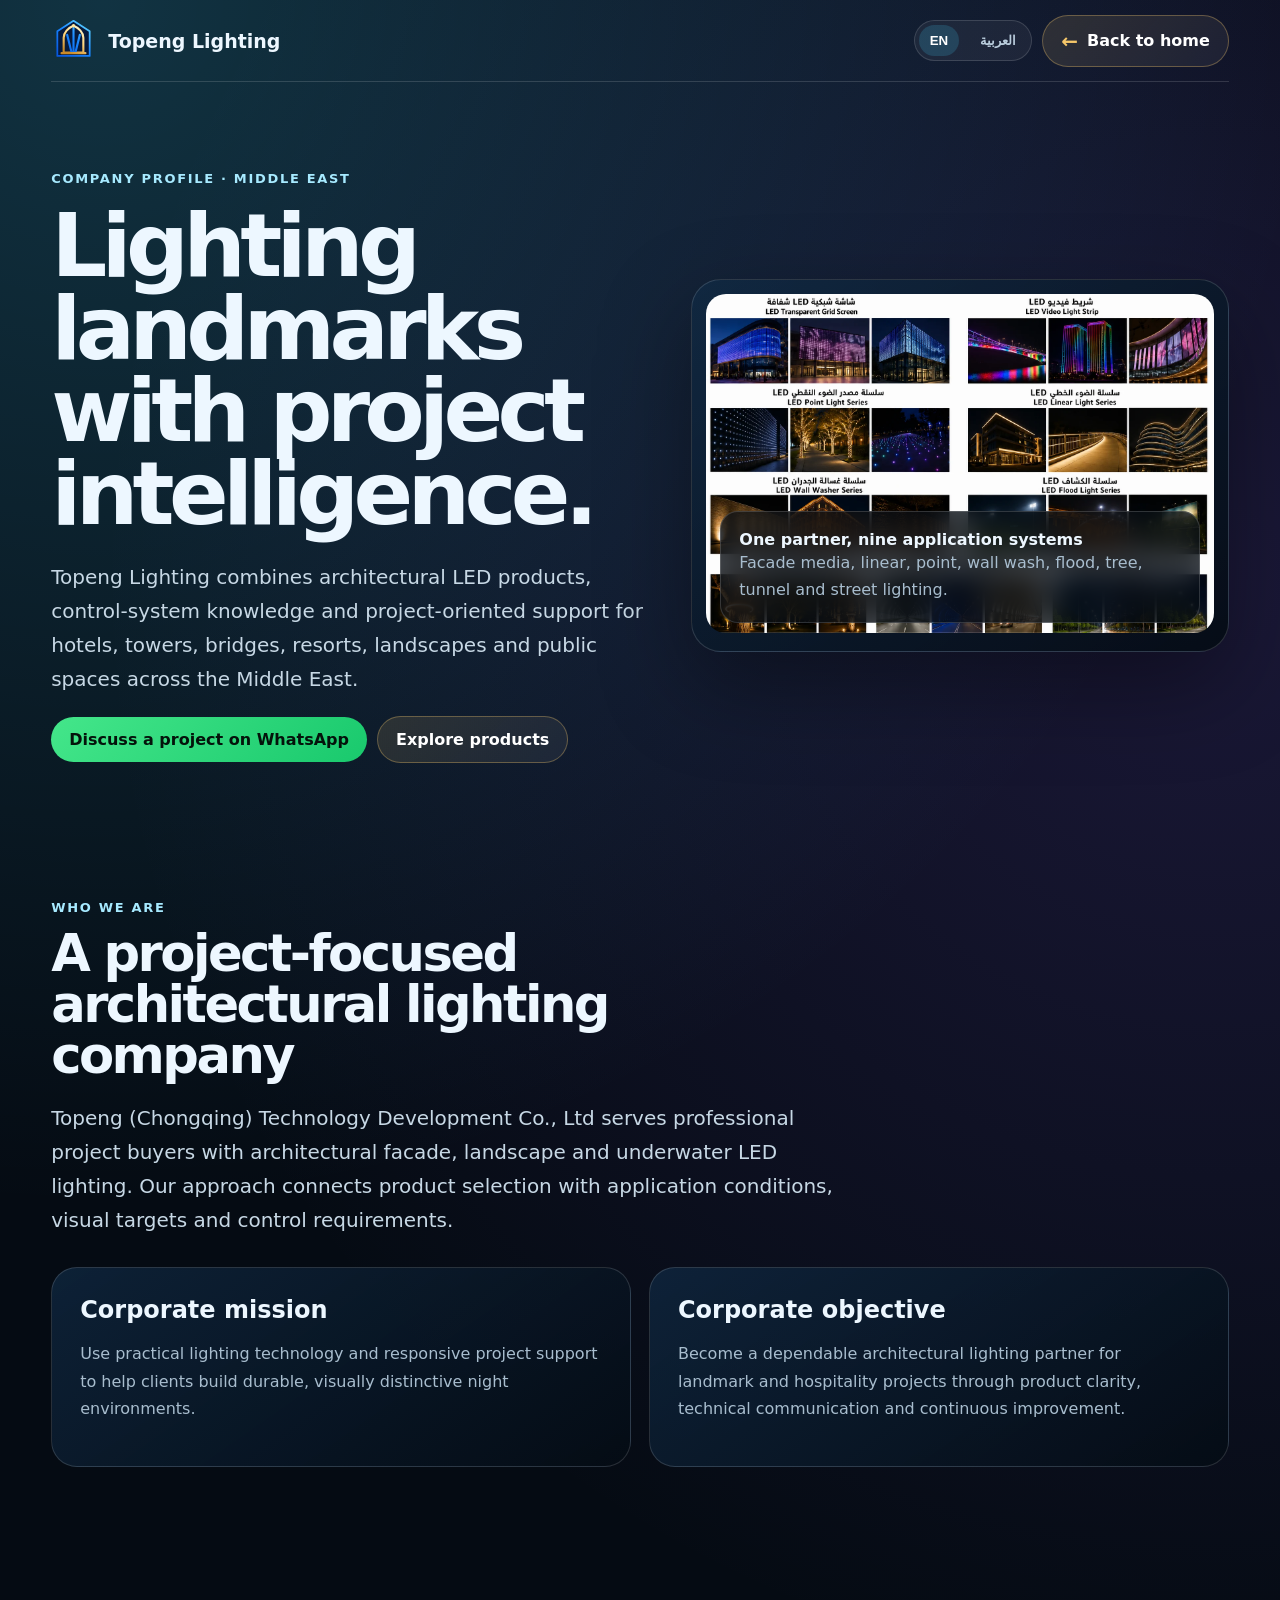
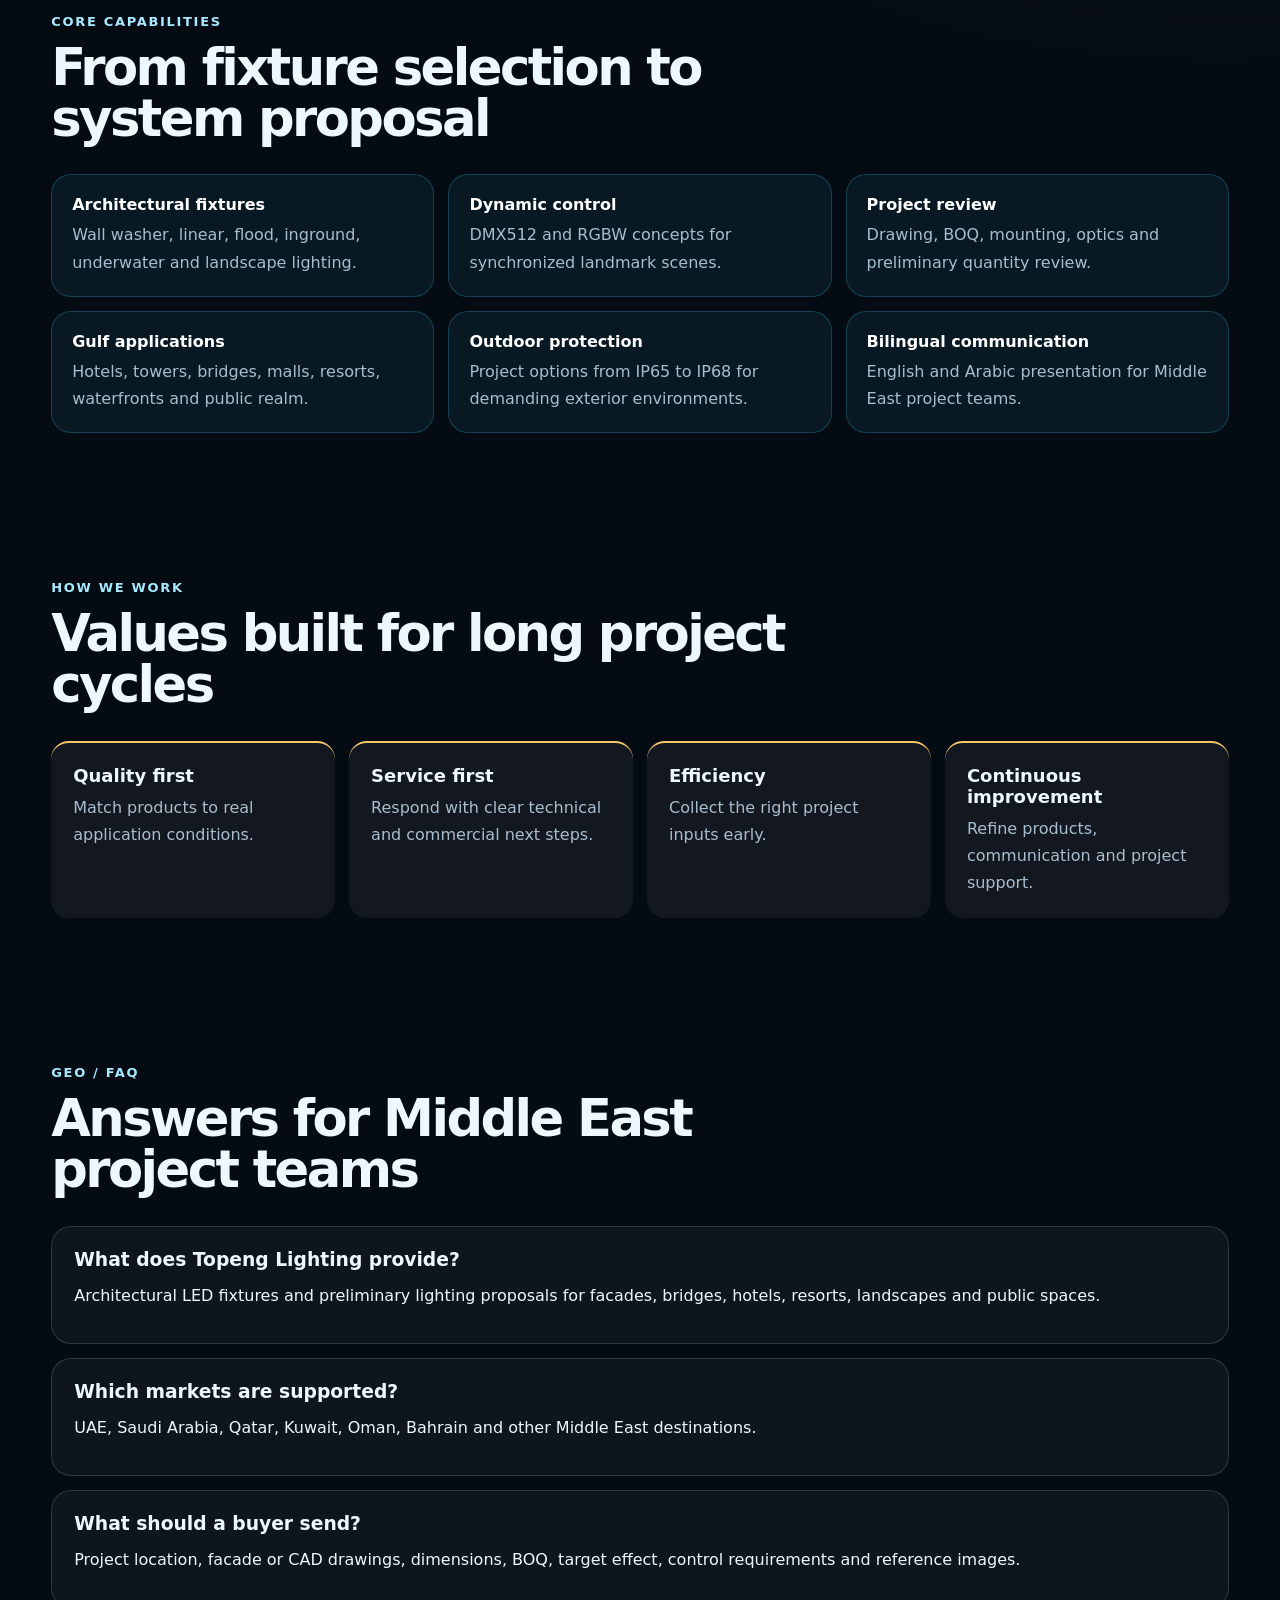
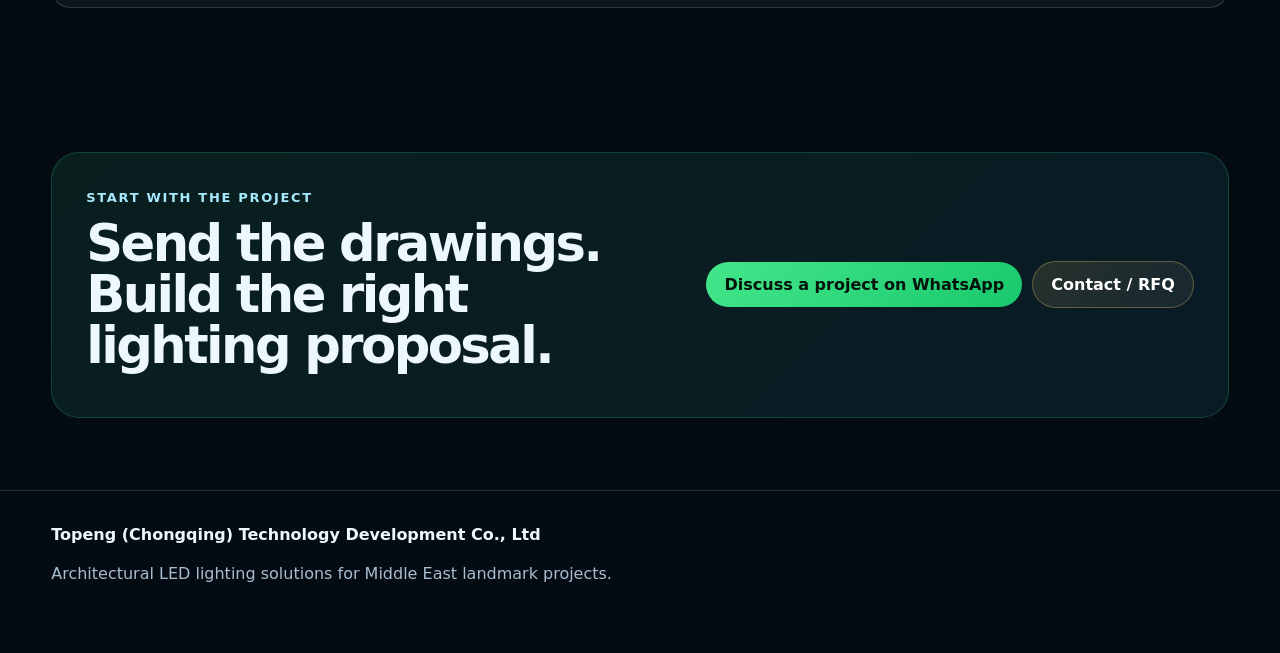
<file: about.html>
<!doctype html>
<html lang="en" dir="ltr">
<head>
  <meta charset="utf-8">
  <meta name="viewport" content="width=device-width,initial-scale=1">
  <title>About Topeng Lighting | Middle East Architectural LED Solutions</title>
  <meta name="description" content="Learn about Topeng Lighting, an architectural LED lighting solution provider for Middle East facades, bridges, hotels, resorts, landscapes and public spaces.">
  <meta name="robots" content="index,follow,max-image-preview:large,max-snippet:-1">
  <link rel="canonical" href="https://www.topenglighting.com/about.html">
  <link rel="alternate" hreflang="en" href="https://www.topenglighting.com/about.html?lang=en">
  <link rel="alternate" hreflang="ar" href="https://www.topenglighting.com/about.html?lang=ar">
  <link rel="icon" href="assets/topeng-gulf-mark.svg">
  <meta property="og:type" content="website">
  <meta property="og:title" content="About Topeng Lighting">
  <meta property="og:description" content="Architectural LED lighting products, project support and system proposals for Middle East landmark projects.">
  <meta property="og:image" content="https://www.topenglighting.com/assets/lighting_application_matrix_ar.webp">
  <script type="application/ld+json">
  {
    "@context":"https://schema.org",
    "@graph":[
      {
        "@type":"AboutPage",
        "@id":"https://www.topenglighting.com/about.html#page",
        "url":"https://www.topenglighting.com/about.html",
        "name":"About Topeng Lighting",
        "description":"Company profile, capabilities, values and Middle East architectural lighting project support.",
        "inLanguage":["en","ar"],
        "about":{"@id":"https://www.topenglighting.com/#organization"}
      },
      {
        "@type":"Organization",
        "@id":"https://www.topenglighting.com/#organization",
        "name":"Topeng Lighting",
        "legalName":"Topeng (Chongqing) Technology Development Co., Ltd",
        "url":"https://www.topenglighting.com/",
        "logo":"https://www.topenglighting.com/assets/topeng-logo.png",
        "email":"tpchenzhilin@gmail.com",
        "telephone":"+86-173-0230-3755",
        "knowsAbout":["Architectural facade lighting","DMX512 lighting control","RGBW lighting","Wall washer lights","Linear lights","Floodlights","Inground lights","Underwater lights"],
        "areaServed":["United Arab Emirates","Saudi Arabia","Qatar","Kuwait","Oman","Bahrain","Middle East"]
      },
      {
        "@type":"FAQPage",
        "mainEntity":[
          {"@type":"Question","name":"What does Topeng Lighting provide?","acceptedAnswer":{"@type":"Answer","text":"Topeng Lighting provides architectural LED fixtures and preliminary project proposals for facades, bridges, hotels, resorts, landscapes and public spaces."}},
          {"@type":"Question","name":"Which Middle East markets does Topeng support?","acceptedAnswer":{"@type":"Answer","text":"Topeng supports project inquiries from the UAE, Saudi Arabia, Qatar, Kuwait, Oman, Bahrain and other Middle East markets."}},
          {"@type":"Question","name":"What information is required for a project proposal?","acceptedAnswer":{"@type":"Answer","text":"Send project location, elevation or CAD drawings, dimensions, BOQ, target effect, control requirements and reference images."}}
        ]
      }
    ]
  }
  </script>
  <style>
    :root{--bg:#050b13;--card:#0d1d31;--text:#edf7ff;--muted:#a8bdce;--line:rgba(255,255,255,.14);--brand:#42d3ff;--gold:#f6c76a;--green:#31d881}*{box-sizing:border-box}html{scroll-behavior:smooth}body{margin:0;background:radial-gradient(circle at 8% 0,rgba(66,211,255,.20),transparent 30%),radial-gradient(circle at 95% 15%,rgba(139,92,246,.16),transparent 32%),#050b13;color:var(--text);font-family:Inter,system-ui,"Segoe UI",Arial,sans-serif}body[dir="rtl"]{font-family:"Segoe UI",Tahoma,Arial,sans-serif}a{color:inherit;text-decoration:none}.wrap{width:min(1180px,92vw);margin:auto}.nav{min-height:82px;display:flex;align-items:center;justify-content:space-between;gap:16px;border-bottom:1px solid var(--line)}.brand{display:flex;align-items:center;gap:12px;font-size:19px;font-weight:900}.brand img{width:45px}.nav-actions,.lang-switch,.actions{display:flex;align-items:center;gap:10px;flex-wrap:wrap}.lang-switch{padding:4px;border:1px solid var(--line);border-radius:999px;background:rgba(255,255,255,.05)}.lang-switch button{border:0;background:transparent;color:#b9ccdc;padding:8px 11px;border-radius:999px;cursor:pointer;font-weight:800}.lang-switch button.active{background:rgba(66,211,255,.17);color:#fff}.btn{display:inline-flex;align-items:center;justify-content:center;gap:9px;padding:13px 18px;border-radius:999px;background:linear-gradient(135deg,var(--brand),#88eaff);color:#03101b;font-weight:850;transition:.22s}.btn:hover{transform:translateY(-2px)}.btn.alt{background:linear-gradient(135deg,rgba(246,199,106,.13),rgba(255,255,255,.055));color:#fff;border:1px solid rgba(246,199,106,.32)}.btn.wa{background:linear-gradient(135deg,#44e68a,#19c96d);color:#04130b}.back-arrow{font-size:20px;color:var(--gold)}body[dir="rtl"] .back-arrow{transform:rotate(180deg)}.hero{padding:86px 0 62px}.eyebrow{display:inline-flex;color:#a7eaff;font-size:13px;font-weight:850;letter-spacing:.13em;text-transform:uppercase}.hero-grid{display:grid;grid-template-columns:1.05fr .95fr;gap:46px;align-items:center}h1{font-size:clamp(50px,7vw,88px);line-height:.94;letter-spacing:-.065em;margin:18px 0 24px}body[dir="rtl"] h1,body[dir="rtl"] h2{letter-spacing:0}.lead{font-size:20px;line-height:1.7;color:#c7d8e5}.visual{position:relative;padding:14px;border:1px solid var(--line);border-radius:30px;background:linear-gradient(145deg,rgba(16,42,68,.75),rgba(5,12,21,.94));box-shadow:0 34px 90px rgba(0,0,0,.38)}.visual img{width:100%;border-radius:20px;aspect-ratio:3/2;object-fit:cover}.visual-badge{position:absolute;inset:auto 28px 28px 28px;padding:18px;border:1px solid rgba(255,255,255,.16);border-radius:18px;background:rgba(3,10,18,.72);backdrop-filter:blur(14px)}.section{padding:72px 0}.section-head{max-width:800px;margin-bottom:30px}.section h2{font-size:clamp(34px,4vw,56px);line-height:1;letter-spacing:-.05em;margin:12px 0}.grid{display:grid;grid-template-columns:repeat(2,1fr);gap:18px}.card{padding:28px;border:1px solid var(--line);border-radius:26px;background:linear-gradient(145deg,rgba(16,42,68,.72),rgba(5,12,21,.92))}.card h3{font-size:24px;margin:0 0 10px}.card p,.muted{color:var(--muted);line-height:1.7}.pill-grid{display:grid;grid-template-columns:repeat(3,1fr);gap:14px}.pill{padding:20px;border:1px solid rgba(66,211,255,.22);border-radius:20px;background:rgba(66,211,255,.07)}.pill strong{display:block;color:#fff;margin-bottom:7px}.values{display:grid;grid-template-columns:repeat(4,1fr);gap:14px}.value{padding:22px;border-top:2px solid var(--gold);border-radius:18px;background:rgba(255,255,255,.055)}.value strong{display:block;font-size:18px;margin-bottom:8px}.cta{display:grid;grid-template-columns:1fr auto;gap:24px;align-items:center;padding:34px;border:1px solid rgba(49,216,129,.22);border-radius:28px;background:linear-gradient(135deg,rgba(49,216,129,.10),rgba(66,211,255,.08))}.faq{display:grid;gap:14px}.faq article{padding:22px;border:1px solid var(--line);border-radius:20px;background:rgba(255,255,255,.045)}.faq h3{margin:0 0 8px}.footer{border-top:1px solid var(--line);padding:34px 0 50px}body[dir="rtl"] .hero,body[dir="rtl"] .section,body[dir="rtl"] .footer{text-align:right}@media(max-width:850px){.hero-grid,.grid,.cta{grid-template-columns:1fr}.pill-grid{grid-template-columns:1fr 1fr}.values{grid-template-columns:1fr 1fr}.hero{padding-top:48px}.nav{padding:13px 0;align-items:flex-start}}@media(max-width:560px){.pill-grid,.values{grid-template-columns:1fr}.nav-actions{justify-content:flex-end}.btn.back{width:auto}}
  </style>
</head>
<body>
  <header class="wrap nav">
    <a class="brand" id="homeLogo" href="index.html"><img src="assets/topeng-gulf-mark.svg" alt="Topeng Lighting logo"><span>Topeng Lighting</span></a>
    <div class="nav-actions">
      <div class="lang-switch"><button id="langEn" type="button">EN</button><button id="langAr" type="button">العربية</button></div>
      <a class="btn alt back" id="backBtn" href="index.html"><span class="back-arrow">←</span><span data-i18n="back">Back to home</span></a>
    </div>
  </header>
  <main>
    <section class="hero">
      <div class="wrap hero-grid">
        <div><span class="eyebrow" data-i18n="eyebrow">Company Profile · Middle East</span><h1 data-i18n="title">Lighting landmarks with project intelligence.</h1><p class="lead" data-i18n="lead">Topeng Lighting combines architectural LED products, control-system knowledge and project-oriented support for hotels, towers, bridges, resorts, landscapes and public spaces across the Middle East.</p><div class="actions"><a class="btn wa" href="https://wa.me/8617302303755" target="_blank" rel="noopener" data-i18n="wa">Discuss a project on WhatsApp</a><a class="btn alt" id="productsBtn" href="index.html#products" data-i18n="products">Explore products</a></div></div>
        <div class="visual"><img src="assets/lighting_application_matrix_ar.webp" alt="Topeng architectural LED lighting application portfolio"><div class="visual-badge"><strong data-i18n="visualTitle">One partner, nine application systems</strong><div class="muted" data-i18n="visualText">Facade media, linear, point, wall wash, flood, tree, tunnel and street lighting.</div></div></div>
      </div>
    </section>
    <section class="section"><div class="wrap"><div class="section-head"><span class="eyebrow" data-i18n="whoEyebrow">Who we are</span><h2 data-i18n="whoTitle">A project-focused architectural lighting company</h2><p class="lead" data-i18n="whoText">Topeng (Chongqing) Technology Development Co., Ltd serves professional project buyers with architectural facade, landscape and underwater LED lighting. Our approach connects product selection with application conditions, visual targets and control requirements.</p></div><div class="grid"><article class="card"><h3 data-i18n="missionTitle">Corporate mission</h3><p data-i18n="missionText">Use practical lighting technology and responsive project support to help clients build durable, visually distinctive night environments.</p></article><article class="card"><h3 data-i18n="objectiveTitle">Corporate objective</h3><p data-i18n="objectiveText">Become a dependable architectural lighting partner for landmark and hospitality projects through product clarity, technical communication and continuous improvement.</p></article></div></div></section>
    <section class="section"><div class="wrap"><div class="section-head"><span class="eyebrow" data-i18n="capEyebrow">Core capabilities</span><h2 data-i18n="capTitle">From fixture selection to system proposal</h2></div><div class="pill-grid"><div class="pill"><strong data-i18n="cap1Title">Architectural fixtures</strong><span class="muted" data-i18n="cap1Text">Wall washer, linear, flood, inground, underwater and landscape lighting.</span></div><div class="pill"><strong data-i18n="cap2Title">Dynamic control</strong><span class="muted" data-i18n="cap2Text">DMX512 and RGBW concepts for synchronized landmark scenes.</span></div><div class="pill"><strong data-i18n="cap3Title">Project review</strong><span class="muted" data-i18n="cap3Text">Drawing, BOQ, mounting, optics and preliminary quantity review.</span></div><div class="pill"><strong data-i18n="cap4Title">Gulf applications</strong><span class="muted" data-i18n="cap4Text">Hotels, towers, bridges, malls, resorts, waterfronts and public realm.</span></div><div class="pill"><strong data-i18n="cap5Title">Outdoor protection</strong><span class="muted" data-i18n="cap5Text">Project options from IP65 to IP68 for demanding exterior environments.</span></div><div class="pill"><strong data-i18n="cap6Title">Bilingual communication</strong><span class="muted" data-i18n="cap6Text">English and Arabic presentation for Middle East project teams.</span></div></div></div></section>
    <section class="section"><div class="wrap"><div class="section-head"><span class="eyebrow" data-i18n="valuesEyebrow">How we work</span><h2 data-i18n="valuesTitle">Values built for long project cycles</h2></div><div class="values"><div class="value"><strong data-i18n="v1Title">Quality first</strong><span class="muted" data-i18n="v1Text">Match products to real application conditions.</span></div><div class="value"><strong data-i18n="v2Title">Service first</strong><span class="muted" data-i18n="v2Text">Respond with clear technical and commercial next steps.</span></div><div class="value"><strong data-i18n="v3Title">Efficiency</strong><span class="muted" data-i18n="v3Text">Collect the right project inputs early.</span></div><div class="value"><strong data-i18n="v4Title">Continuous improvement</strong><span class="muted" data-i18n="v4Text">Refine products, communication and project support.</span></div></div></div></section>
    <section class="section"><div class="wrap"><div class="section-head"><span class="eyebrow">GEO / FAQ</span><h2 data-i18n="faqTitle">Answers for Middle East project teams</h2></div><div class="faq"><article><h3 data-i18n="q1">What does Topeng Lighting provide?</h3><p data-i18n="a1">Architectural LED fixtures and preliminary lighting proposals for facades, bridges, hotels, resorts, landscapes and public spaces.</p></article><article><h3 data-i18n="q2">Which markets are supported?</h3><p data-i18n="a2">UAE, Saudi Arabia, Qatar, Kuwait, Oman, Bahrain and other Middle East destinations.</p></article><article><h3 data-i18n="q3">What should a buyer send?</h3><p data-i18n="a3">Project location, facade or CAD drawings, dimensions, BOQ, target effect, control requirements and reference images.</p></article></div></div></section>
    <section class="section"><div class="wrap cta"><div><span class="eyebrow" data-i18n="ctaEyebrow">Start with the project</span><h2 data-i18n="ctaTitle">Send the drawings. Build the right lighting proposal.</h2></div><div class="actions"><a class="btn wa" href="https://wa.me/8617302303755" target="_blank" rel="noopener" data-i18n="wa">Discuss a project on WhatsApp</a><a class="btn alt" id="contactBtn" href="index.html#contact" data-i18n="contact">Contact / RFQ</a></div></div></section>
  </main>
  <footer class="footer"><div class="wrap"><strong>Topeng (Chongqing) Technology Development Co., Ltd</strong><p class="muted" data-i18n="footer">Architectural LED lighting solutions for Middle East landmark projects.</p></div></footer>
  <script>
    const T={
      en:{back:'Back to home',eyebrow:'Company Profile · Middle East',title:'Lighting landmarks with project intelligence.',lead:'Topeng Lighting combines architectural LED products, control-system knowledge and project-oriented support for hotels, towers, bridges, resorts, landscapes and public spaces across the Middle East.',wa:'Discuss a project on WhatsApp',products:'Explore products',visualTitle:'One partner, nine application systems',visualText:'Facade media, linear, point, wall wash, flood, tree, tunnel and street lighting.',whoEyebrow:'Who we are',whoTitle:'A project-focused architectural lighting company',whoText:'Topeng (Chongqing) Technology Development Co., Ltd serves professional project buyers with architectural facade, landscape and underwater LED lighting. Our approach connects product selection with application conditions, visual targets and control requirements.',missionTitle:'Corporate mission',missionText:'Use practical lighting technology and responsive project support to help clients build durable, visually distinctive night environments.',objectiveTitle:'Corporate objective',objectiveText:'Become a dependable architectural lighting partner for landmark and hospitality projects through product clarity, technical communication and continuous improvement.',capEyebrow:'Core capabilities',capTitle:'From fixture selection to system proposal',cap1Title:'Architectural fixtures',cap1Text:'Wall washer, linear, flood, inground, underwater and landscape lighting.',cap2Title:'Dynamic control',cap2Text:'DMX512 and RGBW concepts for synchronized landmark scenes.',cap3Title:'Project review',cap3Text:'Drawing, BOQ, mounting, optics and preliminary quantity review.',cap4Title:'Gulf applications',cap4Text:'Hotels, towers, bridges, malls, resorts, waterfronts and public realm.',cap5Title:'Outdoor protection',cap5Text:'Project options from IP65 to IP68 for demanding exterior environments.',cap6Title:'Bilingual communication',cap6Text:'English and Arabic presentation for Middle East project teams.',valuesEyebrow:'How we work',valuesTitle:'Values built for long project cycles',v1Title:'Quality first',v1Text:'Match products to real application conditions.',v2Title:'Service first',v2Text:'Respond with clear technical and commercial next steps.',v3Title:'Efficiency',v3Text:'Collect the right project inputs early.',v4Title:'Continuous improvement',v4Text:'Refine products, communication and project support.',faqTitle:'Answers for Middle East project teams',q1:'What does Topeng Lighting provide?',a1:'Architectural LED fixtures and preliminary lighting proposals for facades, bridges, hotels, resorts, landscapes and public spaces.',q2:'Which markets are supported?',a2:'UAE, Saudi Arabia, Qatar, Kuwait, Oman, Bahrain and other Middle East destinations.',q3:'What should a buyer send?',a3:'Project location, facade or CAD drawings, dimensions, BOQ, target effect, control requirements and reference images.',ctaEyebrow:'Start with the project',ctaTitle:'Send the drawings. Build the right lighting proposal.',contact:'Contact / RFQ',footer:'Architectural LED lighting solutions for Middle East landmark projects.'},
      ar:{back:'العودة إلى الرئيسية',eyebrow:'ملف الشركة · الشرق الأوسط',title:'نضيء المعالم بفهم حقيقي للمشروع.',lead:'تجمع توبينغ لايتينغ بين منتجات LED المعمارية وخبرة أنظمة التحكم والدعم الموجه للمشاريع لخدمة الفنادق والأبراج والجسور والمنتجعات والمناظر الطبيعية والمساحات العامة في الشرق الأوسط.',wa:'مناقشة المشروع عبر واتساب',products:'استعراض المنتجات',visualTitle:'شريك واحد لتسعة أنظمة تطبيق',visualText:'واجهات الوسائط والإضاءة الخطية والنقطية وغسيل الجدران والكشافات والأشجار والأنفاق والشوارع.',whoEyebrow:'من نحن',whoTitle:'شركة إضاءة معمارية تركز على احتياجات المشروع',whoText:'تخدم شركة توبينغ (تشونغتشينغ) للتطوير التكنولوجي المشترين المحترفين بمنتجات إضاءة الواجهات والمناظر الطبيعية وتحت الماء. ويربط نهجنا اختيار المنتج بظروف التطبيق والتأثير البصري ومتطلبات التحكم.',missionTitle:'رسالة الشركة',missionText:'استخدام تقنيات إضاءة عملية ودعم سريع للمشاريع لمساعدة العملاء على إنشاء بيئات ليلية متينة ومميزة بصرياً.',objectiveTitle:'هدف الشركة',objectiveText:'أن نكون شريكاً موثوقاً للإضاءة المعمارية في مشاريع المعالم والضيافة من خلال وضوح المنتجات والتواصل الفني والتحسين المستمر.',capEyebrow:'القدرات الأساسية',capTitle:'من اختيار التركيبات إلى مقترح النظام',cap1Title:'تركيبات معمارية',cap1Text:'غسيل الجدران والإضاءة الخطية والكشافات والأرضية وتحت الماء والمناظر الطبيعية.',cap2Title:'تحكم ديناميكي',cap2Text:'مفاهيم DMX512 وRGBW للمشاهد المتزامنة في المعالم.',cap3Title:'مراجعة المشروع',cap3Text:'مراجعة الرسومات وBOQ والتركيب والزوايا والكميات الأولية.',cap4Title:'تطبيقات الخليج',cap4Text:'الفنادق والأبراج والجسور والمراكز التجارية والمنتجعات والواجهات البحرية.',cap5Title:'حماية خارجية',cap5Text:'خيارات من IP65 إلى IP68 للبيئات الخارجية الصعبة.',cap6Title:'تواصل ثنائي اللغة',cap6Text:'عرض بالإنجليزية والعربية لفرق المشاريع في الشرق الأوسط.',valuesEyebrow:'طريقة عملنا',valuesTitle:'قيم تناسب دورات المشاريع الطويلة',v1Title:'الجودة أولاً',v1Text:'مطابقة المنتج مع ظروف التطبيق الحقيقية.',v2Title:'الخدمة أولاً',v2Text:'خطوات فنية وتجارية واضحة وسريعة.',v3Title:'الكفاءة',v3Text:'جمع بيانات المشروع الصحيحة منذ البداية.',v4Title:'التحسين المستمر',v4Text:'تطوير المنتجات والتواصل ودعم المشاريع.',faqTitle:'إجابات لفرق المشاريع في الشرق الأوسط',q1:'ماذا تقدم توبينغ لايتينغ؟',a1:'تركيبات LED معمارية ومقترحات أولية لإضاءة الواجهات والجسور والفنادق والمنتجعات والمناظر الطبيعية والمساحات العامة.',q2:'ما الأسواق التي يتم دعمها؟',a2:'الإمارات والسعودية وقطر والكويت وعُمان والبحرين وبقية أسواق الشرق الأوسط.',q3:'ما الذي يجب أن يرسله المشتري؟',a3:'موقع المشروع ورسومات الواجهة أو CAD والأبعاد وBOQ والتأثير المطلوب ومتطلبات التحكم والصور المرجعية.',ctaEyebrow:'ابدأ بالمشروع',ctaTitle:'أرسل الرسومات لنُعد مقترح الإضاءة المناسب.',contact:'التواصل / طلب عرض',footer:'حلول إضاءة LED معمارية لمشاريع المعالم في الشرق الأوسط.'}
    };
    let lang=new URLSearchParams(location.search).get('lang')||localStorage.getItem('topengLang')||'en';if(!['en','ar'].includes(lang))lang='en';
    function render(){localStorage.setItem('topengLang',lang);document.documentElement.lang=lang;document.documentElement.dir=lang==='ar'?'rtl':'ltr';document.body.dir=document.documentElement.dir;document.title=lang==='ar'?'عن توبينغ لايتينغ | حلول الإضاءة المعمارية للشرق الأوسط':'About Topeng Lighting | Middle East Architectural LED Solutions';document.querySelectorAll('[data-i18n]').forEach(el=>{const value=T[lang][el.dataset.i18n];if(value)el.textContent=value});document.getElementById('langEn').classList.toggle('active',lang==='en');document.getElementById('langAr').classList.toggle('active',lang==='ar');const q='?lang='+lang;document.getElementById('homeLogo').href='index.html'+q;document.getElementById('backBtn').href='index.html'+q;document.getElementById('productsBtn').href='index.html'+q+'#products';document.getElementById('contactBtn').href='index.html'+q+'#contact'}
    document.getElementById('langEn').onclick=()=>{lang='en';history.replaceState(null,'',location.pathname+'?lang=en');render()};document.getElementById('langAr').onclick=()=>{lang='ar';history.replaceState(null,'',location.pathname+'?lang=ar');render()};render();
  </script>
</body>
</html>
</file>
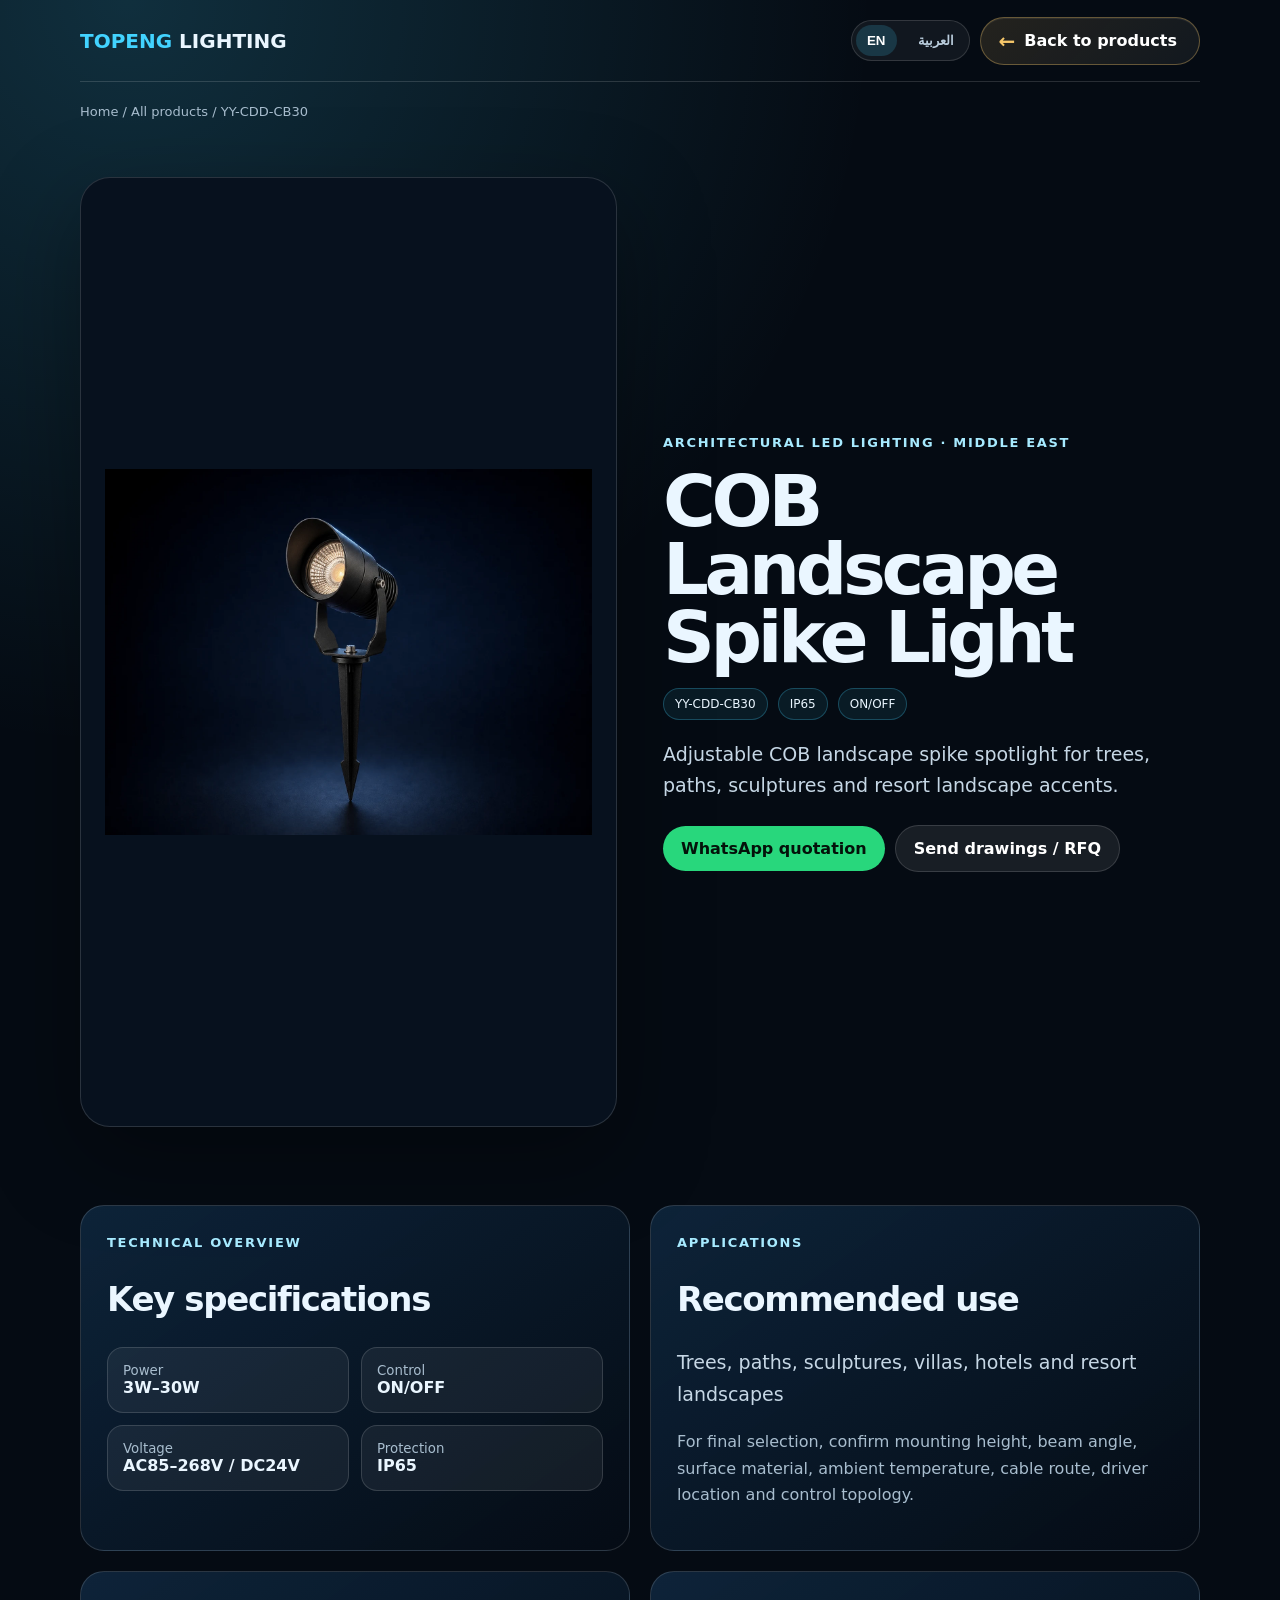
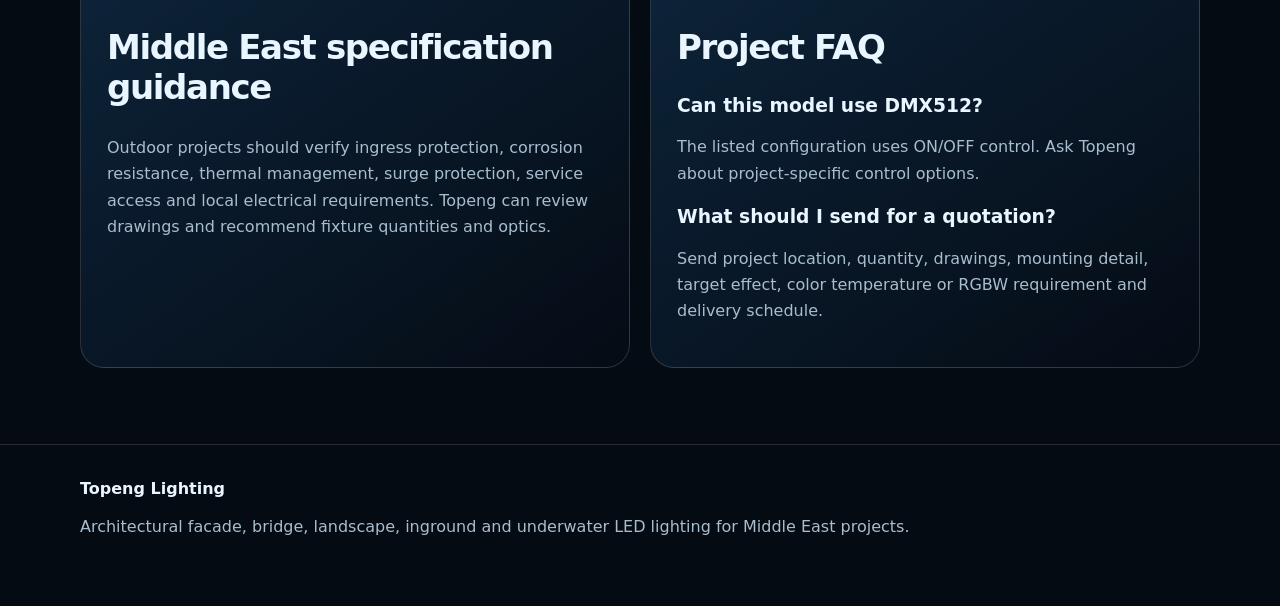
<file: products/cob-landscape-spike-light-yy-cdd-cb30.html>
<!doctype html><html lang="en" dir="ltr"><head><meta charset="utf-8"><meta name="viewport" content="width=device-width,initial-scale=1"><title>YY-CDD-CB30 COB Landscape Spike Light | Topeng Middle East</title><meta name="description" content="Adjustable COB landscape spike spotlight for trees, paths, sculptures and resort landscape accents. IP65, 3W–30W, ON/OFF."><meta name="robots" content="index,follow,max-image-preview:large,max-snippet:-1"><link rel="canonical" href="https://www.topenglighting.com/products/cob-landscape-spike-light-yy-cdd-cb30.html"><link rel="alternate" hreflang="en" href="https://www.topenglighting.com/products/cob-landscape-spike-light-yy-cdd-cb30.html?lang=en"><link rel="alternate" hreflang="ar" href="https://www.topenglighting.com/products/cob-landscape-spike-light-yy-cdd-cb30.html?lang=ar"><meta property="og:type" content="product"><meta property="og:title" content="YY-CDD-CB30 COB Landscape Spike Light"><meta property="og:description" content="Adjustable COB landscape spike spotlight for trees, paths, sculptures and resort landscape accents."><meta property="og:image" content="https://www.topenglighting.com/assets/product_yy_cdd_cb30.webp"><link rel="icon" href="../assets/topeng-gulf-mark.svg"><link rel="stylesheet" href="product.css"><script type="application/ld+json">{"@context":"https://schema.org","@graph":[{"@type":"Product","@id":"https://www.topenglighting.com/products/cob-landscape-spike-light-yy-cdd-cb30.html#product","name":"YY-CDD-CB30 COB Landscape Spike Light","alternateName":"كشاف حدائق أرضي COB","image":"https://www.topenglighting.com/assets/product_yy_cdd_cb30.webp","description":"Adjustable COB landscape spike spotlight for trees, paths, sculptures and resort landscape accents.","sku":"YY-CDD-CB30","mpn":"YY-CDD-CB30","brand":{"@type":"Brand","name":"Topeng Lighting"},"manufacturer":{"@id":"https://www.topenglighting.com/#organization"},"category":"Architectural LED Lighting","additionalProperty":[{"@type":"PropertyValue","name":"Power","value":"3W–30W"},{"@type":"PropertyValue","name":"Control","value":"ON/OFF"},{"@type":"PropertyValue","name":"Voltage","value":"AC85–268V / DC24V"},{"@type":"PropertyValue","name":"Protection","value":"IP65"}]},{"@type":"BreadcrumbList","itemListElement":[{"@type":"ListItem","position":1,"name":"Home","item":"https://www.topenglighting.com/"},{"@type":"ListItem","position":2,"name":"Products","item":"https://www.topenglighting.com/#products"},{"@type":"ListItem","position":3,"name":"YY-CDD-CB30 COB Landscape Spike Light","item":"https://www.topenglighting.com/products/cob-landscape-spike-light-yy-cdd-cb30.html"}]}]}</script></head><body><header class="wrap nav"><a class="brand" id="homeLink" href="../index.html"><span>TOPENG</span> LIGHTING</a><div class="nav-actions"><div class="lang-switch"><button id="langEn" type="button">EN</button><button id="langAr" type="button">العربية</button></div><a class="btn alt back-btn" id="backBtn" href="../index.html#products"><span class="back-arrow">←</span><span id="backText">Back to products</span></a></div></header><main class="wrap"><div class="crumb"><a id="crumbHome" href="../index.html">Home</a> / <span id="crumbProducts">Products</span> / YY-CDD-CB30</div><section class="hero"><div class="media"><img src="../assets/product_yy_cdd_cb30.webp" alt="YY-CDD-CB30 COB Landscape Spike Light" width="900" height="900"></div><div><span class="eyebrow" id="eyebrow"></span><h1 id="productName"></h1><div class="chips"><span>YY-CDD-CB30</span><span>IP65</span><span>ON/OFF</span></div><p class="lead" id="productDesc"></p><div class="actions"><a class="btn wa" id="waBtn" target="_blank" rel="noopener"></a><a class="btn alt" id="rfqBtn" href="../index.html#contact"></a></div></div></section><section class="grid"><article class="card"><span class="eyebrow" id="technical"></span><h2 id="specsTitle"></h2><div class="specs" id="specs"></div></article><article class="card"><span class="eyebrow" id="applications"></span><h2 id="recommended"></h2><p class="lead" id="useText"></p><p class="muted" id="selection"></p></article><article class="card"><h2 id="guidance"></h2><p class="muted" id="guidanceText"></p></article><article class="card"><h2 id="faq"></h2><h3 id="q1"></h3><p class="muted" id="a1"></p><h3 id="q2"></h3><p class="muted" id="a2"></p></article></section></main><footer class="footer"><div class="wrap"><strong>Topeng Lighting</strong><p class="muted" id="footerText"></p></div></footer><script>const DATA={"product":{"slug":"cob-landscape-spike-light-yy-cdd-cb30","model":"YY-CDD-CB30","name":{"en":"COB Landscape Spike Light","ar":"كشاف حدائق أرضي COB"},"image":"product_yy_cdd_cb30.webp","desc":{"en":"Adjustable COB landscape spike spotlight for trees, paths, sculptures and resort landscape accents.","ar":"كشاف حدائق COB أرضي قابل للتوجيه للأشجار والممرات والمنحوتات وتفاصيل المنتجعات."},"use":{"en":"Trees, paths, sculptures, villas, hotels and resort landscapes","ar":"الأشجار والممرات والمنحوتات والفلل والفنادق ومناظر المنتجعات"},"spec":{"Power":"3W–30W","Control":"ON/OFF","Voltage":"AC85–268V / DC24V","Protection":"IP65"}},"labels":{"en":{"back":"Back to products","all":"All products","eyebrow":"Architectural LED Lighting · Middle East","wa":"WhatsApp quotation","rfq":"Send drawings / RFQ","technical":"Technical overview","specs":"Key specifications","applications":"Applications","recommended":"Recommended use","selection":"For final selection, confirm mounting height, beam angle, surface material, ambient temperature, cable route, driver location and control topology.","guidance":"Middle East specification guidance","guidanceText":"Outdoor projects should verify ingress protection, corrosion resistance, thermal management, surge protection, service access and local electrical requirements. Topeng can review drawings and recommend fixture quantities and optics.","faq":"Project FAQ","q1":"Can this model use DMX512?","q2":"What should I send for a quotation?","a2":"Send project location, quantity, drawings, mounting detail, target effect, color temperature or RGBW requirement and delivery schedule.","footer":"Architectural facade, bridge, landscape, inground and underwater LED lighting for Middle East projects.","power":"Power","control":"Control","voltage":"Voltage","protection":"Protection"},"ar":{"back":"العودة إلى المنتجات","all":"كل المنتجات","eyebrow":"إضاءة LED معمارية · الشرق الأوسط","wa":"طلب عرض عبر واتساب","rfq":"إرسال الرسومات / طلب عرض","technical":"نظرة فنية","specs":"المواصفات الرئيسية","applications":"التطبيقات","recommended":"الاستخدامات المقترحة","selection":"للاختيار النهائي، يرجى تأكيد ارتفاع التركيب وزاوية الشعاع ونوع السطح ودرجة الحرارة ومسار الكابلات وموقع مزود الطاقة ونظام التحكم.","guidance":"إرشادات المواصفات لمشاريع الشرق الأوسط","guidanceText":"يجب التحقق من الحماية ضد الماء والغبار ومقاومة التآكل وإدارة الحرارة والحماية من ارتفاع الجهد وسهولة الصيانة والمتطلبات الكهربائية المحلية. يمكن لتوبينغ مراجعة الرسومات واقتراح الكميات والزوايا الضوئية.","faq":"الأسئلة الشائعة للمشروع","q1":"هل يدعم هذا الموديل نظام DMX512؟","q2":"ما المطلوب لإعداد عرض السعر؟","a2":"أرسل موقع المشروع والكمية والرسومات وتفاصيل التركيب والتأثير المطلوب ودرجة حرارة اللون أو متطلبات RGBW وجدول التسليم.","footer":"حلول إضاءة LED معمارية للواجهات والجسور والمناظر الطبيعية والأرضيات وتحت الماء لمشاريع الشرق الأوسط.","power":"القدرة","control":"التحكم","voltage":"الجهد","protection":"الحماية"}},"phone":"8617302303755"};let lang=new URLSearchParams(location.search).get('lang')||localStorage.getItem('topengLang')||'en';if(!['en','ar'].includes(lang))lang='en';function render(){const p=DATA.product,l=DATA.labels[lang];localStorage.setItem('topengLang',lang);document.documentElement.lang=lang;document.documentElement.dir=lang==='ar'?'rtl':'ltr';document.body.dir=document.documentElement.dir;document.title=p.model+' '+p.name[lang]+' | Topeng Middle East';document.querySelector('meta[name="description"]').content=p.desc[lang]+' '+p.spec.Protection+', '+p.spec.Power+', '+p.spec.Control+'.';document.getElementById('langEn').classList.toggle('active',lang==='en');document.getElementById('langAr').classList.toggle('active',lang==='ar');document.getElementById('productName').textContent=p.name[lang];document.getElementById('productDesc').textContent=p.desc[lang];document.getElementById('eyebrow').textContent=l.eyebrow;document.getElementById('backText').textContent=l.back;document.getElementById('crumbHome').textContent=lang==='ar'?'الرئيسية':'Home';document.getElementById('crumbProducts').textContent=l.all;document.getElementById('technical').textContent=l.technical;document.getElementById('specsTitle').textContent=l.specs;document.getElementById('applications').textContent=l.applications;document.getElementById('recommended').textContent=l.recommended;document.getElementById('useText').textContent=p.use[lang];document.getElementById('selection').textContent=l.selection;document.getElementById('guidance').textContent=l.guidance;document.getElementById('guidanceText').textContent=l.guidanceText;document.getElementById('faq').textContent=l.faq;document.getElementById('q1').textContent=l.q1;document.getElementById('q2').textContent=l.q2;document.getElementById('a2').textContent=l.a2;document.getElementById('footerText').textContent=l.footer;document.getElementById('a1').textContent=p.spec.Control.includes('DMX512')?(lang==='ar'?'نعم، يتوفر إعداد DMX512. يرجى تأكيد وضع القنوات ووحدة فك الترميز ونظام التحكم قبل الطلب.':'Yes, a DMX512 configuration is listed. Confirm channel mode, decoder and control system before ordering.'):(lang==='ar'?'الإعداد المدرج يعمل بنظام تشغيل وإيقاف. تواصل معنا للتحقق من خيارات التحكم الخاصة بالمشروع.':'The listed configuration uses ON/OFF control. Ask Topeng about project-specific control options.');const query='?lang='+lang;document.getElementById('homeLink').href='../index.html'+query;document.getElementById('crumbHome').href='../index.html'+query;document.getElementById('backBtn').href='../index.html'+query+'#products';document.getElementById('rfqBtn').href='../index.html'+query+'#contact';document.getElementById('rfqBtn').textContent=l.rfq;const waText=lang==='ar'?'مرحباً توبينغ، أرجو إرسال عرض السعر والبيانات الفنية والتوصية للمشروع للموديل '+p.model+' '+p.name.ar:'Hello Topeng Lighting, please send quotation, datasheet and project recommendation for '+p.model+' '+p.name.en;const wa=document.getElementById('waBtn');wa.href='https://wa.me/'+DATA.phone+'?text='+encodeURIComponent(waText);wa.textContent=l.wa;const keyLabels={Power:l.power,Control:l.control,Voltage:l.voltage,Protection:l.protection};document.getElementById('specs').innerHTML=Object.entries(p.spec).map(([k,v])=>'<div class="spec"><small>'+keyLabels[k]+'</small><strong>'+v+'</strong></div>').join('')}document.getElementById('langEn').onclick=()=>{lang='en';history.replaceState(null,'',location.pathname+'?lang=en');render()};document.getElementById('langAr').onclick=()=>{lang='ar';history.replaceState(null,'',location.pathname+'?lang=ar');render()};render();</script></body></html>
</file>
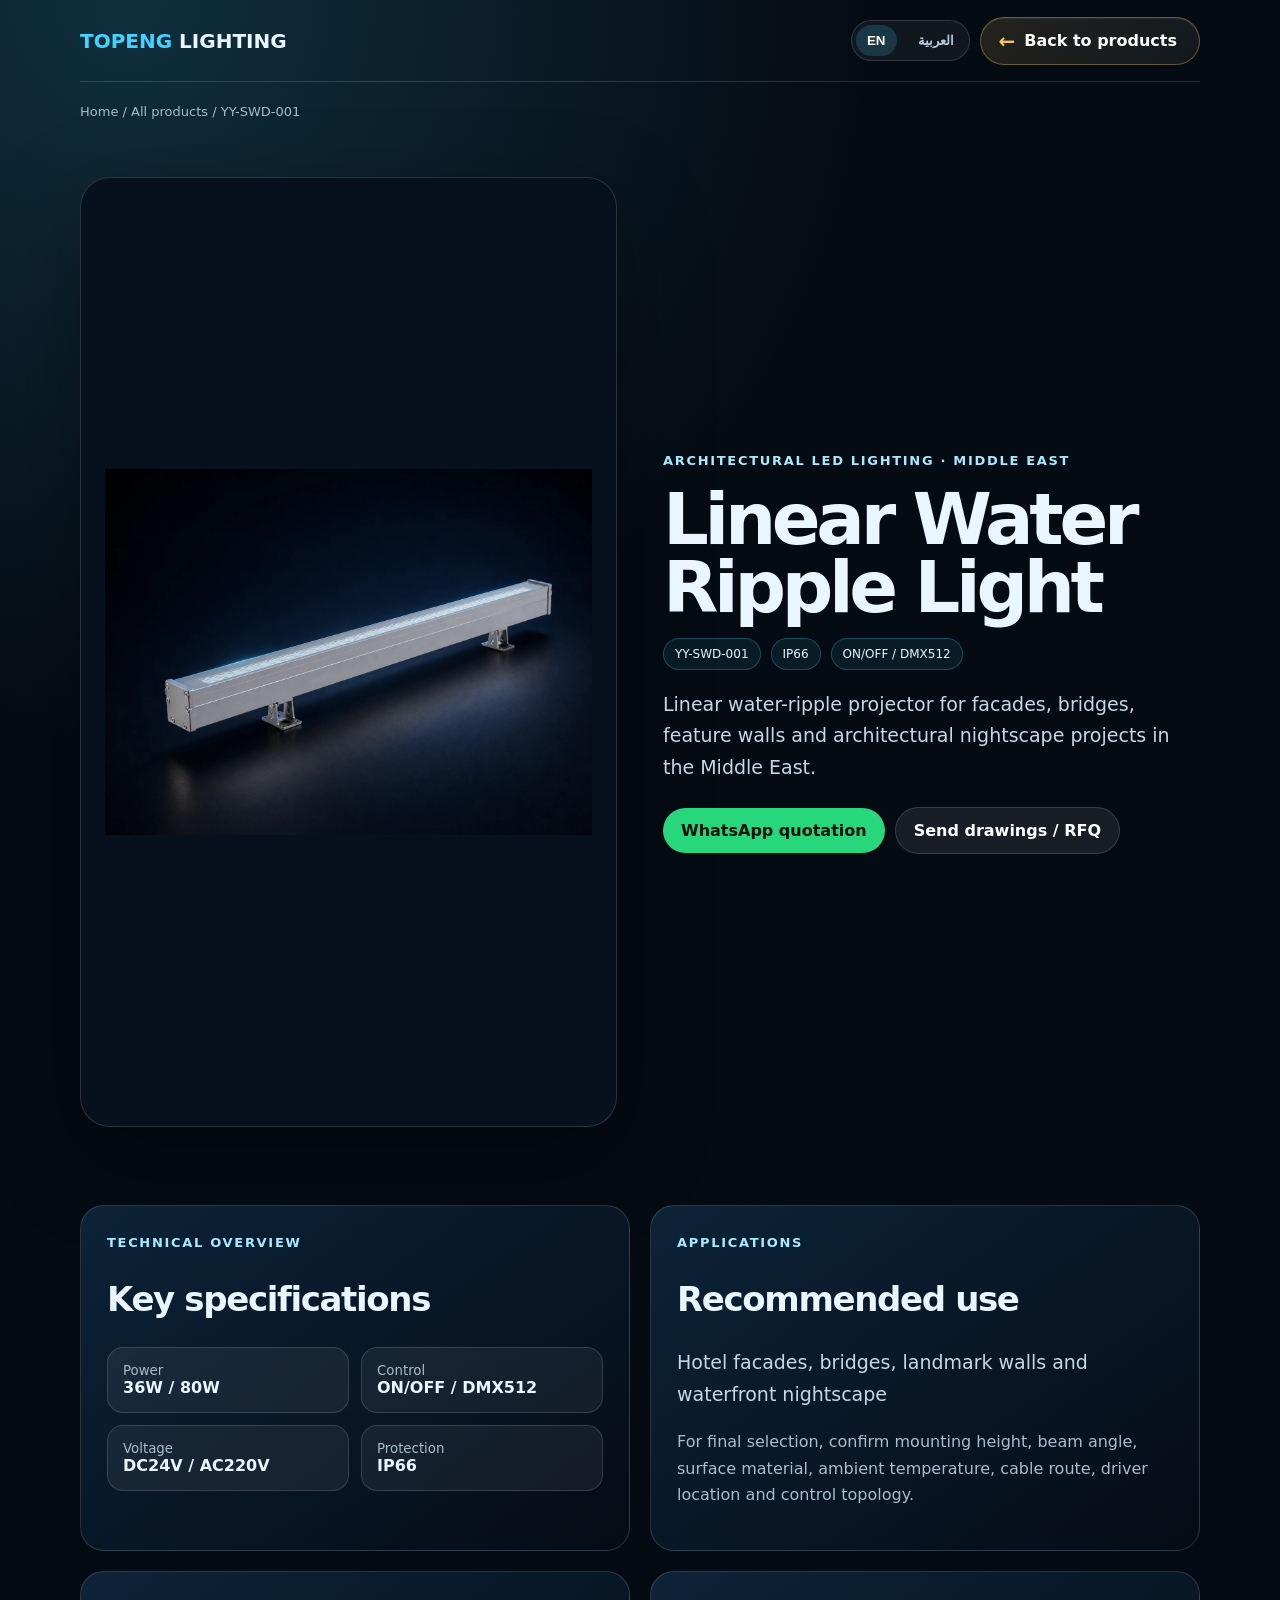
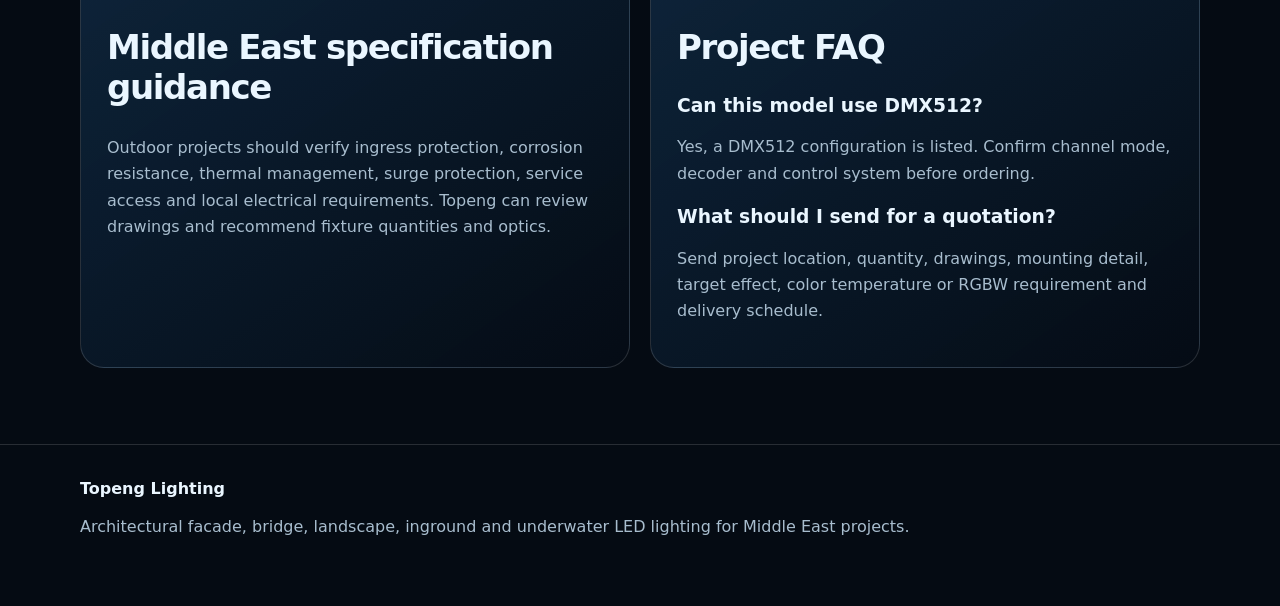
<file: products/linear-water-ripple-light-yy-swd-001.html>
<!doctype html><html lang="en" dir="ltr"><head><meta charset="utf-8"><meta name="viewport" content="width=device-width,initial-scale=1"><title>YY-SWD-001 Linear Water Ripple Light | Topeng Middle East</title><meta name="description" content="Linear water-ripple projector for facades, bridges, feature walls and architectural nightscape projects in the Middle East. IP66, 36W / 80W, ON/OFF / DMX512."><meta name="robots" content="index,follow,max-image-preview:large,max-snippet:-1"><link rel="canonical" href="https://www.topenglighting.com/products/linear-water-ripple-light-yy-swd-001.html"><link rel="alternate" hreflang="en" href="https://www.topenglighting.com/products/linear-water-ripple-light-yy-swd-001.html?lang=en"><link rel="alternate" hreflang="ar" href="https://www.topenglighting.com/products/linear-water-ripple-light-yy-swd-001.html?lang=ar"><meta property="og:type" content="product"><meta property="og:title" content="YY-SWD-001 Linear Water Ripple Light"><meta property="og:description" content="Linear water-ripple projector for facades, bridges, feature walls and architectural nightscape projects in the Middle East."><meta property="og:image" content="https://www.topenglighting.com/assets/product_yy_swd_001.webp"><link rel="icon" href="../assets/topeng-gulf-mark.svg"><link rel="stylesheet" href="product.css"><script type="application/ld+json">{"@context":"https://schema.org","@graph":[{"@type":"Product","@id":"https://www.topenglighting.com/products/linear-water-ripple-light-yy-swd-001.html#product","name":"YY-SWD-001 Linear Water Ripple Light","alternateName":"إضاءة خطية بتأثير تموجات مائية","image":"https://www.topenglighting.com/assets/product_yy_swd_001.webp","description":"Linear water-ripple projector for facades, bridges, feature walls and architectural nightscape projects in the Middle East.","sku":"YY-SWD-001","mpn":"YY-SWD-001","brand":{"@type":"Brand","name":"Topeng Lighting"},"manufacturer":{"@id":"https://www.topenglighting.com/#organization"},"category":"Architectural LED Lighting","additionalProperty":[{"@type":"PropertyValue","name":"Power","value":"36W / 80W"},{"@type":"PropertyValue","name":"Control","value":"ON/OFF / DMX512"},{"@type":"PropertyValue","name":"Voltage","value":"DC24V / AC220V"},{"@type":"PropertyValue","name":"Protection","value":"IP66"}]},{"@type":"BreadcrumbList","itemListElement":[{"@type":"ListItem","position":1,"name":"Home","item":"https://www.topenglighting.com/"},{"@type":"ListItem","position":2,"name":"Products","item":"https://www.topenglighting.com/#products"},{"@type":"ListItem","position":3,"name":"YY-SWD-001 Linear Water Ripple Light","item":"https://www.topenglighting.com/products/linear-water-ripple-light-yy-swd-001.html"}]}]}</script></head><body><header class="wrap nav"><a class="brand" id="homeLink" href="../index.html"><span>TOPENG</span> LIGHTING</a><div class="nav-actions"><div class="lang-switch"><button id="langEn" type="button">EN</button><button id="langAr" type="button">العربية</button></div><a class="btn alt back-btn" id="backBtn" href="../index.html#products"><span class="back-arrow">←</span><span id="backText">Back to products</span></a></div></header><main class="wrap"><div class="crumb"><a id="crumbHome" href="../index.html">Home</a> / <span id="crumbProducts">Products</span> / YY-SWD-001</div><section class="hero"><div class="media"><img src="../assets/product_yy_swd_001.webp" alt="YY-SWD-001 Linear Water Ripple Light" width="900" height="900"></div><div><span class="eyebrow" id="eyebrow"></span><h1 id="productName"></h1><div class="chips"><span>YY-SWD-001</span><span>IP66</span><span>ON/OFF / DMX512</span></div><p class="lead" id="productDesc"></p><div class="actions"><a class="btn wa" id="waBtn" target="_blank" rel="noopener"></a><a class="btn alt" id="rfqBtn" href="../index.html#contact"></a></div></div></section><section class="grid"><article class="card"><span class="eyebrow" id="technical"></span><h2 id="specsTitle"></h2><div class="specs" id="specs"></div></article><article class="card"><span class="eyebrow" id="applications"></span><h2 id="recommended"></h2><p class="lead" id="useText"></p><p class="muted" id="selection"></p></article><article class="card"><h2 id="guidance"></h2><p class="muted" id="guidanceText"></p></article><article class="card"><h2 id="faq"></h2><h3 id="q1"></h3><p class="muted" id="a1"></p><h3 id="q2"></h3><p class="muted" id="a2"></p></article></section></main><footer class="footer"><div class="wrap"><strong>Topeng Lighting</strong><p class="muted" id="footerText"></p></div></footer><script>const DATA={"product":{"slug":"linear-water-ripple-light-yy-swd-001","model":"YY-SWD-001","name":{"en":"Linear Water Ripple Light","ar":"إضاءة خطية بتأثير تموجات مائية"},"image":"product_yy_swd_001.webp","desc":{"en":"Linear water-ripple projector for facades, bridges, feature walls and architectural nightscape projects in the Middle East.","ar":"جهاز إسقاط خطي بتأثير تموجات مائية للواجهات والجسور والجدران المميزة ومشاريع المشهد الليلي في الشرق الأوسط."},"use":{"en":"Hotel facades, bridges, landmark walls and waterfront nightscape","ar":"واجهات الفنادق والجسور والجدران البارزة والمشاريع المطلة على الواجهات البحرية"},"spec":{"Power":"36W / 80W","Control":"ON/OFF / DMX512","Voltage":"DC24V / AC220V","Protection":"IP66"}},"labels":{"en":{"back":"Back to products","all":"All products","eyebrow":"Architectural LED Lighting · Middle East","wa":"WhatsApp quotation","rfq":"Send drawings / RFQ","technical":"Technical overview","specs":"Key specifications","applications":"Applications","recommended":"Recommended use","selection":"For final selection, confirm mounting height, beam angle, surface material, ambient temperature, cable route, driver location and control topology.","guidance":"Middle East specification guidance","guidanceText":"Outdoor projects should verify ingress protection, corrosion resistance, thermal management, surge protection, service access and local electrical requirements. Topeng can review drawings and recommend fixture quantities and optics.","faq":"Project FAQ","q1":"Can this model use DMX512?","q2":"What should I send for a quotation?","a2":"Send project location, quantity, drawings, mounting detail, target effect, color temperature or RGBW requirement and delivery schedule.","footer":"Architectural facade, bridge, landscape, inground and underwater LED lighting for Middle East projects.","power":"Power","control":"Control","voltage":"Voltage","protection":"Protection"},"ar":{"back":"العودة إلى المنتجات","all":"كل المنتجات","eyebrow":"إضاءة LED معمارية · الشرق الأوسط","wa":"طلب عرض عبر واتساب","rfq":"إرسال الرسومات / طلب عرض","technical":"نظرة فنية","specs":"المواصفات الرئيسية","applications":"التطبيقات","recommended":"الاستخدامات المقترحة","selection":"للاختيار النهائي، يرجى تأكيد ارتفاع التركيب وزاوية الشعاع ونوع السطح ودرجة الحرارة ومسار الكابلات وموقع مزود الطاقة ونظام التحكم.","guidance":"إرشادات المواصفات لمشاريع الشرق الأوسط","guidanceText":"يجب التحقق من الحماية ضد الماء والغبار ومقاومة التآكل وإدارة الحرارة والحماية من ارتفاع الجهد وسهولة الصيانة والمتطلبات الكهربائية المحلية. يمكن لتوبينغ مراجعة الرسومات واقتراح الكميات والزوايا الضوئية.","faq":"الأسئلة الشائعة للمشروع","q1":"هل يدعم هذا الموديل نظام DMX512؟","q2":"ما المطلوب لإعداد عرض السعر؟","a2":"أرسل موقع المشروع والكمية والرسومات وتفاصيل التركيب والتأثير المطلوب ودرجة حرارة اللون أو متطلبات RGBW وجدول التسليم.","footer":"حلول إضاءة LED معمارية للواجهات والجسور والمناظر الطبيعية والأرضيات وتحت الماء لمشاريع الشرق الأوسط.","power":"القدرة","control":"التحكم","voltage":"الجهد","protection":"الحماية"}},"phone":"8617302303755"};let lang=new URLSearchParams(location.search).get('lang')||localStorage.getItem('topengLang')||'en';if(!['en','ar'].includes(lang))lang='en';function render(){const p=DATA.product,l=DATA.labels[lang];localStorage.setItem('topengLang',lang);document.documentElement.lang=lang;document.documentElement.dir=lang==='ar'?'rtl':'ltr';document.body.dir=document.documentElement.dir;document.title=p.model+' '+p.name[lang]+' | Topeng Middle East';document.querySelector('meta[name="description"]').content=p.desc[lang]+' '+p.spec.Protection+', '+p.spec.Power+', '+p.spec.Control+'.';document.getElementById('langEn').classList.toggle('active',lang==='en');document.getElementById('langAr').classList.toggle('active',lang==='ar');document.getElementById('productName').textContent=p.name[lang];document.getElementById('productDesc').textContent=p.desc[lang];document.getElementById('eyebrow').textContent=l.eyebrow;document.getElementById('backText').textContent=l.back;document.getElementById('crumbHome').textContent=lang==='ar'?'الرئيسية':'Home';document.getElementById('crumbProducts').textContent=l.all;document.getElementById('technical').textContent=l.technical;document.getElementById('specsTitle').textContent=l.specs;document.getElementById('applications').textContent=l.applications;document.getElementById('recommended').textContent=l.recommended;document.getElementById('useText').textContent=p.use[lang];document.getElementById('selection').textContent=l.selection;document.getElementById('guidance').textContent=l.guidance;document.getElementById('guidanceText').textContent=l.guidanceText;document.getElementById('faq').textContent=l.faq;document.getElementById('q1').textContent=l.q1;document.getElementById('q2').textContent=l.q2;document.getElementById('a2').textContent=l.a2;document.getElementById('footerText').textContent=l.footer;document.getElementById('a1').textContent=p.spec.Control.includes('DMX512')?(lang==='ar'?'نعم، يتوفر إعداد DMX512. يرجى تأكيد وضع القنوات ووحدة فك الترميز ونظام التحكم قبل الطلب.':'Yes, a DMX512 configuration is listed. Confirm channel mode, decoder and control system before ordering.'):(lang==='ar'?'الإعداد المدرج يعمل بنظام تشغيل وإيقاف. تواصل معنا للتحقق من خيارات التحكم الخاصة بالمشروع.':'The listed configuration uses ON/OFF control. Ask Topeng about project-specific control options.');const query='?lang='+lang;document.getElementById('homeLink').href='../index.html'+query;document.getElementById('crumbHome').href='../index.html'+query;document.getElementById('backBtn').href='../index.html'+query+'#products';document.getElementById('rfqBtn').href='../index.html'+query+'#contact';document.getElementById('rfqBtn').textContent=l.rfq;const waText=lang==='ar'?'مرحباً توبينغ، أرجو إرسال عرض السعر والبيانات الفنية والتوصية للمشروع للموديل '+p.model+' '+p.name.ar:'Hello Topeng Lighting, please send quotation, datasheet and project recommendation for '+p.model+' '+p.name.en;const wa=document.getElementById('waBtn');wa.href='https://wa.me/'+DATA.phone+'?text='+encodeURIComponent(waText);wa.textContent=l.wa;const keyLabels={Power:l.power,Control:l.control,Voltage:l.voltage,Protection:l.protection};document.getElementById('specs').innerHTML=Object.entries(p.spec).map(([k,v])=>'<div class="spec"><small>'+keyLabels[k]+'</small><strong>'+v+'</strong></div>').join('')}document.getElementById('langEn').onclick=()=>{lang='en';history.replaceState(null,'',location.pathname+'?lang=en');render()};document.getElementById('langAr').onclick=()=>{lang='ar';history.replaceState(null,'',location.pathname+'?lang=ar');render()};render();</script></body></html>
</file>
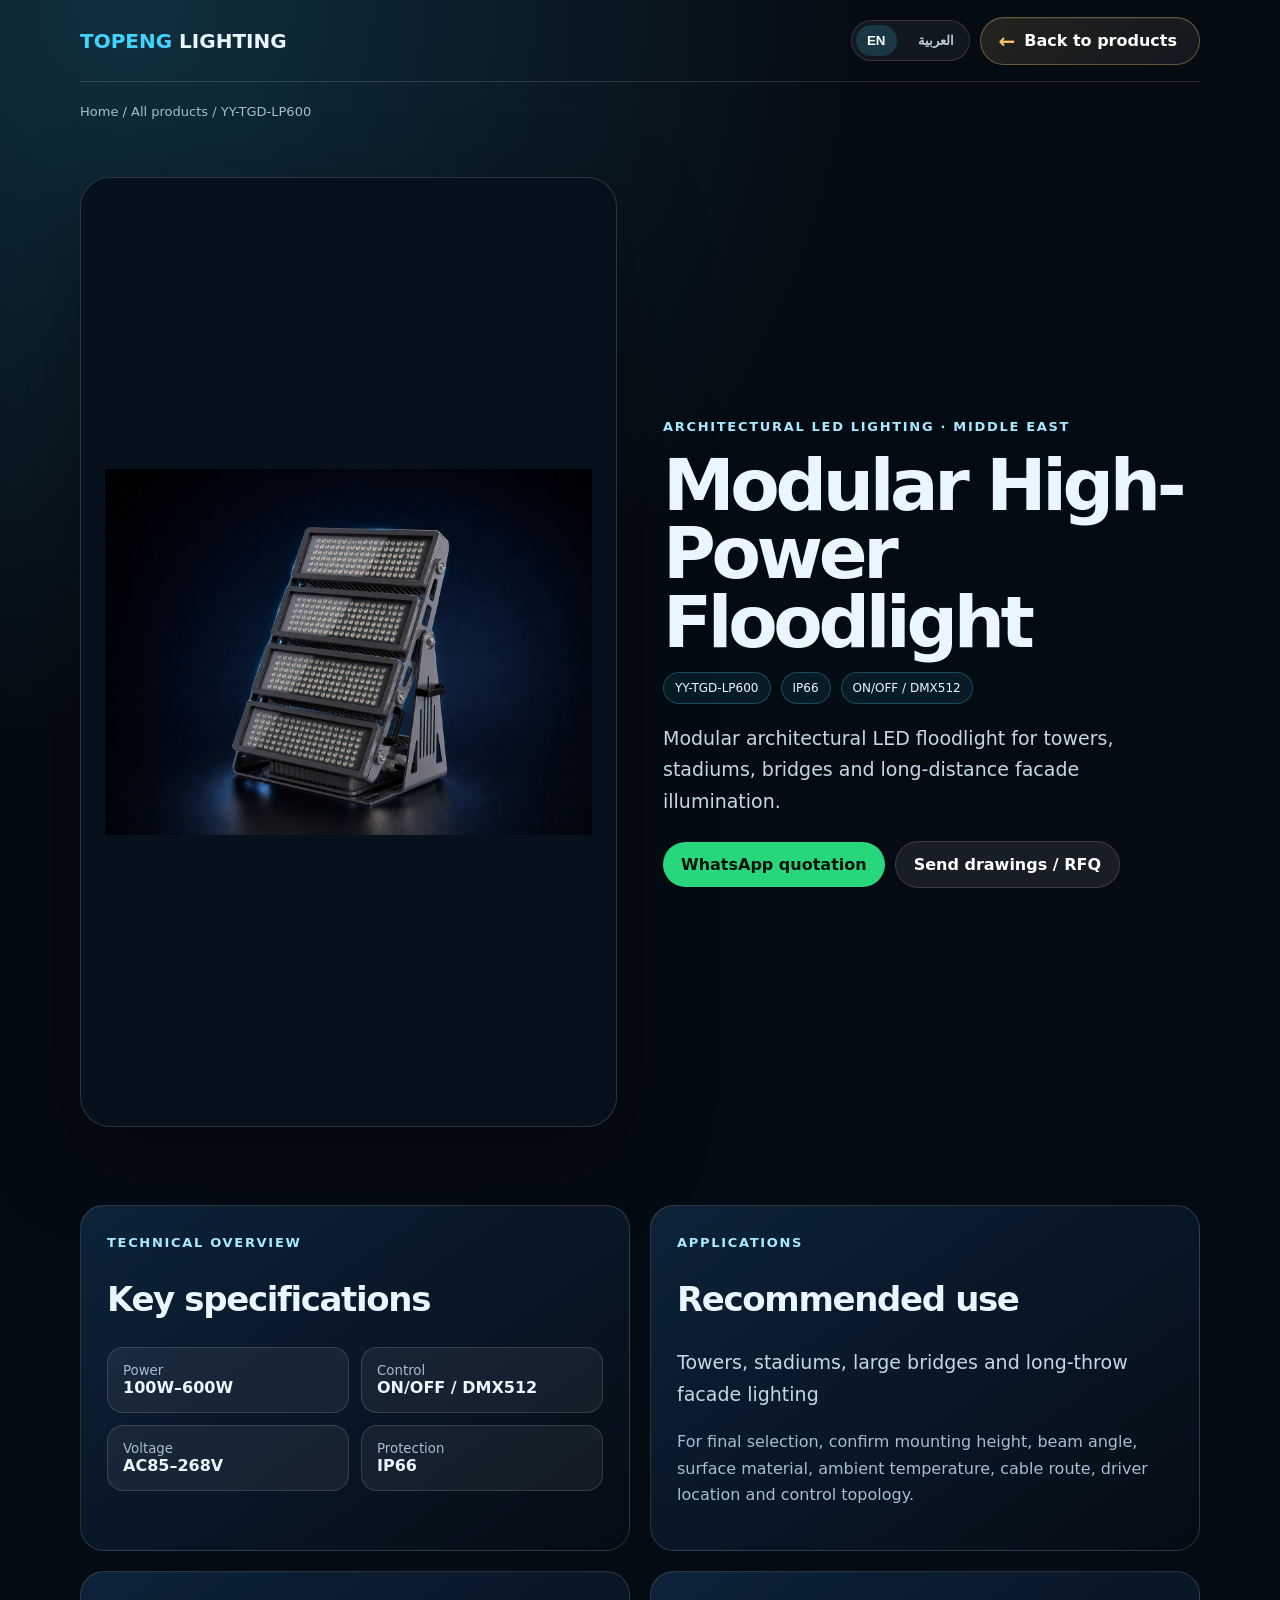
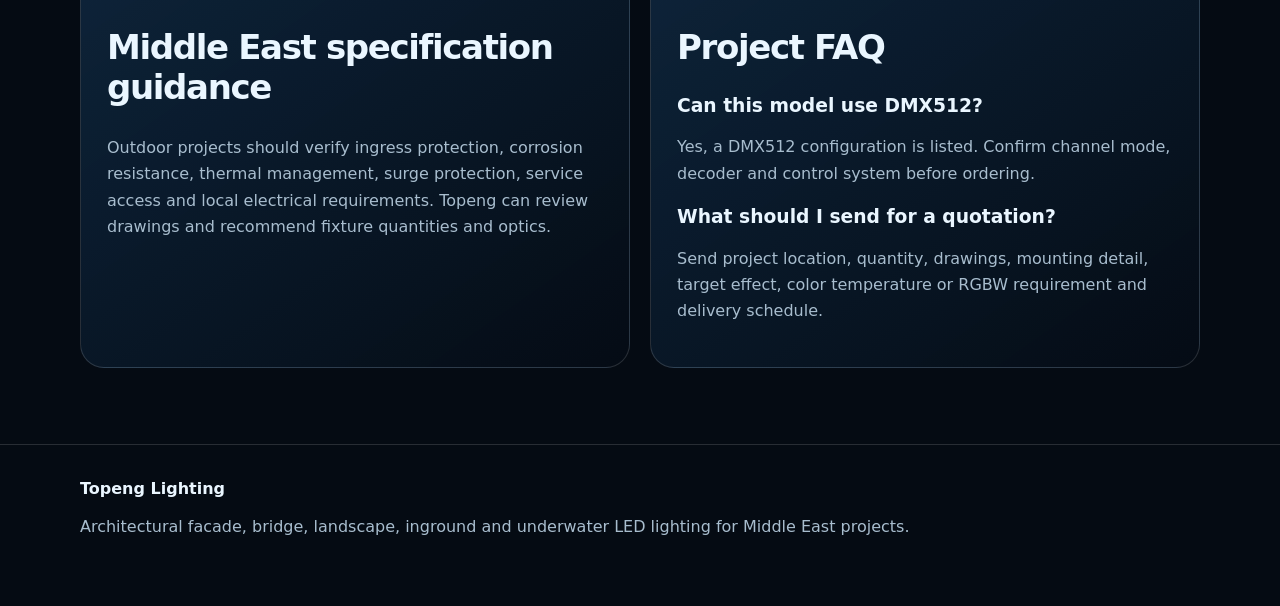
<file: products/modular-high-power-floodlight-yy-tgd-lp600.html>
<!doctype html><html lang="en" dir="ltr"><head><meta charset="utf-8"><meta name="viewport" content="width=device-width,initial-scale=1"><title>YY-TGD-LP600 Modular High-Power Floodlight | Topeng Middle East</title><meta name="description" content="Modular architectural LED floodlight for towers, stadiums, bridges and long-distance facade illumination. IP66, 100W–600W, ON/OFF / DMX512."><meta name="robots" content="index,follow,max-image-preview:large,max-snippet:-1"><link rel="canonical" href="https://www.topenglighting.com/products/modular-high-power-floodlight-yy-tgd-lp600.html"><link rel="alternate" hreflang="en" href="https://www.topenglighting.com/products/modular-high-power-floodlight-yy-tgd-lp600.html?lang=en"><link rel="alternate" hreflang="ar" href="https://www.topenglighting.com/products/modular-high-power-floodlight-yy-tgd-lp600.html?lang=ar"><meta property="og:type" content="product"><meta property="og:title" content="YY-TGD-LP600 Modular High-Power Floodlight"><meta property="og:description" content="Modular architectural LED floodlight for towers, stadiums, bridges and long-distance facade illumination."><meta property="og:image" content="https://www.topenglighting.com/assets/product_yy_tgd_lp600.webp"><link rel="icon" href="../assets/topeng-gulf-mark.svg"><link rel="stylesheet" href="product.css"><script type="application/ld+json">{"@context":"https://schema.org","@graph":[{"@type":"Product","@id":"https://www.topenglighting.com/products/modular-high-power-floodlight-yy-tgd-lp600.html#product","name":"YY-TGD-LP600 Modular High-Power Floodlight","alternateName":"كشاف معياري عالي القدرة","image":"https://www.topenglighting.com/assets/product_yy_tgd_lp600.webp","description":"Modular architectural LED floodlight for towers, stadiums, bridges and long-distance facade illumination.","sku":"YY-TGD-LP600","mpn":"YY-TGD-LP600","brand":{"@type":"Brand","name":"Topeng Lighting"},"manufacturer":{"@id":"https://www.topenglighting.com/#organization"},"category":"Architectural LED Lighting","additionalProperty":[{"@type":"PropertyValue","name":"Power","value":"100W–600W"},{"@type":"PropertyValue","name":"Control","value":"ON/OFF / DMX512"},{"@type":"PropertyValue","name":"Voltage","value":"AC85–268V"},{"@type":"PropertyValue","name":"Protection","value":"IP66"}]},{"@type":"BreadcrumbList","itemListElement":[{"@type":"ListItem","position":1,"name":"Home","item":"https://www.topenglighting.com/"},{"@type":"ListItem","position":2,"name":"Products","item":"https://www.topenglighting.com/#products"},{"@type":"ListItem","position":3,"name":"YY-TGD-LP600 Modular High-Power Floodlight","item":"https://www.topenglighting.com/products/modular-high-power-floodlight-yy-tgd-lp600.html"}]}]}</script></head><body><header class="wrap nav"><a class="brand" id="homeLink" href="../index.html"><span>TOPENG</span> LIGHTING</a><div class="nav-actions"><div class="lang-switch"><button id="langEn" type="button">EN</button><button id="langAr" type="button">العربية</button></div><a class="btn alt back-btn" id="backBtn" href="../index.html#products"><span class="back-arrow">←</span><span id="backText">Back to products</span></a></div></header><main class="wrap"><div class="crumb"><a id="crumbHome" href="../index.html">Home</a> / <span id="crumbProducts">Products</span> / YY-TGD-LP600</div><section class="hero"><div class="media"><img src="../assets/product_yy_tgd_lp600.webp" alt="YY-TGD-LP600 Modular High-Power Floodlight" width="900" height="900"></div><div><span class="eyebrow" id="eyebrow"></span><h1 id="productName"></h1><div class="chips"><span>YY-TGD-LP600</span><span>IP66</span><span>ON/OFF / DMX512</span></div><p class="lead" id="productDesc"></p><div class="actions"><a class="btn wa" id="waBtn" target="_blank" rel="noopener"></a><a class="btn alt" id="rfqBtn" href="../index.html#contact"></a></div></div></section><section class="grid"><article class="card"><span class="eyebrow" id="technical"></span><h2 id="specsTitle"></h2><div class="specs" id="specs"></div></article><article class="card"><span class="eyebrow" id="applications"></span><h2 id="recommended"></h2><p class="lead" id="useText"></p><p class="muted" id="selection"></p></article><article class="card"><h2 id="guidance"></h2><p class="muted" id="guidanceText"></p></article><article class="card"><h2 id="faq"></h2><h3 id="q1"></h3><p class="muted" id="a1"></p><h3 id="q2"></h3><p class="muted" id="a2"></p></article></section></main><footer class="footer"><div class="wrap"><strong>Topeng Lighting</strong><p class="muted" id="footerText"></p></div></footer><script>const DATA={"product":{"slug":"modular-high-power-floodlight-yy-tgd-lp600","model":"YY-TGD-LP600","name":{"en":"Modular High-Power Floodlight","ar":"كشاف معياري عالي القدرة"},"image":"product_yy_tgd_lp600.webp","desc":{"en":"Modular architectural LED floodlight for towers, stadiums, bridges and long-distance facade illumination.","ar":"كشاف LED معماري معياري للأبراج والملاعب والجسور وإضاءة الواجهات لمسافات بعيدة."},"use":{"en":"Towers, stadiums, large bridges and long-throw facade lighting","ar":"الأبراج والملاعب والجسور الكبيرة وإضاءة الواجهات بعيدة المدى"},"spec":{"Power":"100W–600W","Control":"ON/OFF / DMX512","Voltage":"AC85–268V","Protection":"IP66"}},"labels":{"en":{"back":"Back to products","all":"All products","eyebrow":"Architectural LED Lighting · Middle East","wa":"WhatsApp quotation","rfq":"Send drawings / RFQ","technical":"Technical overview","specs":"Key specifications","applications":"Applications","recommended":"Recommended use","selection":"For final selection, confirm mounting height, beam angle, surface material, ambient temperature, cable route, driver location and control topology.","guidance":"Middle East specification guidance","guidanceText":"Outdoor projects should verify ingress protection, corrosion resistance, thermal management, surge protection, service access and local electrical requirements. Topeng can review drawings and recommend fixture quantities and optics.","faq":"Project FAQ","q1":"Can this model use DMX512?","q2":"What should I send for a quotation?","a2":"Send project location, quantity, drawings, mounting detail, target effect, color temperature or RGBW requirement and delivery schedule.","footer":"Architectural facade, bridge, landscape, inground and underwater LED lighting for Middle East projects.","power":"Power","control":"Control","voltage":"Voltage","protection":"Protection"},"ar":{"back":"العودة إلى المنتجات","all":"كل المنتجات","eyebrow":"إضاءة LED معمارية · الشرق الأوسط","wa":"طلب عرض عبر واتساب","rfq":"إرسال الرسومات / طلب عرض","technical":"نظرة فنية","specs":"المواصفات الرئيسية","applications":"التطبيقات","recommended":"الاستخدامات المقترحة","selection":"للاختيار النهائي، يرجى تأكيد ارتفاع التركيب وزاوية الشعاع ونوع السطح ودرجة الحرارة ومسار الكابلات وموقع مزود الطاقة ونظام التحكم.","guidance":"إرشادات المواصفات لمشاريع الشرق الأوسط","guidanceText":"يجب التحقق من الحماية ضد الماء والغبار ومقاومة التآكل وإدارة الحرارة والحماية من ارتفاع الجهد وسهولة الصيانة والمتطلبات الكهربائية المحلية. يمكن لتوبينغ مراجعة الرسومات واقتراح الكميات والزوايا الضوئية.","faq":"الأسئلة الشائعة للمشروع","q1":"هل يدعم هذا الموديل نظام DMX512؟","q2":"ما المطلوب لإعداد عرض السعر؟","a2":"أرسل موقع المشروع والكمية والرسومات وتفاصيل التركيب والتأثير المطلوب ودرجة حرارة اللون أو متطلبات RGBW وجدول التسليم.","footer":"حلول إضاءة LED معمارية للواجهات والجسور والمناظر الطبيعية والأرضيات وتحت الماء لمشاريع الشرق الأوسط.","power":"القدرة","control":"التحكم","voltage":"الجهد","protection":"الحماية"}},"phone":"8617302303755"};let lang=new URLSearchParams(location.search).get('lang')||localStorage.getItem('topengLang')||'en';if(!['en','ar'].includes(lang))lang='en';function render(){const p=DATA.product,l=DATA.labels[lang];localStorage.setItem('topengLang',lang);document.documentElement.lang=lang;document.documentElement.dir=lang==='ar'?'rtl':'ltr';document.body.dir=document.documentElement.dir;document.title=p.model+' '+p.name[lang]+' | Topeng Middle East';document.querySelector('meta[name="description"]').content=p.desc[lang]+' '+p.spec.Protection+', '+p.spec.Power+', '+p.spec.Control+'.';document.getElementById('langEn').classList.toggle('active',lang==='en');document.getElementById('langAr').classList.toggle('active',lang==='ar');document.getElementById('productName').textContent=p.name[lang];document.getElementById('productDesc').textContent=p.desc[lang];document.getElementById('eyebrow').textContent=l.eyebrow;document.getElementById('backText').textContent=l.back;document.getElementById('crumbHome').textContent=lang==='ar'?'الرئيسية':'Home';document.getElementById('crumbProducts').textContent=l.all;document.getElementById('technical').textContent=l.technical;document.getElementById('specsTitle').textContent=l.specs;document.getElementById('applications').textContent=l.applications;document.getElementById('recommended').textContent=l.recommended;document.getElementById('useText').textContent=p.use[lang];document.getElementById('selection').textContent=l.selection;document.getElementById('guidance').textContent=l.guidance;document.getElementById('guidanceText').textContent=l.guidanceText;document.getElementById('faq').textContent=l.faq;document.getElementById('q1').textContent=l.q1;document.getElementById('q2').textContent=l.q2;document.getElementById('a2').textContent=l.a2;document.getElementById('footerText').textContent=l.footer;document.getElementById('a1').textContent=p.spec.Control.includes('DMX512')?(lang==='ar'?'نعم، يتوفر إعداد DMX512. يرجى تأكيد وضع القنوات ووحدة فك الترميز ونظام التحكم قبل الطلب.':'Yes, a DMX512 configuration is listed. Confirm channel mode, decoder and control system before ordering.'):(lang==='ar'?'الإعداد المدرج يعمل بنظام تشغيل وإيقاف. تواصل معنا للتحقق من خيارات التحكم الخاصة بالمشروع.':'The listed configuration uses ON/OFF control. Ask Topeng about project-specific control options.');const query='?lang='+lang;document.getElementById('homeLink').href='../index.html'+query;document.getElementById('crumbHome').href='../index.html'+query;document.getElementById('backBtn').href='../index.html'+query+'#products';document.getElementById('rfqBtn').href='../index.html'+query+'#contact';document.getElementById('rfqBtn').textContent=l.rfq;const waText=lang==='ar'?'مرحباً توبينغ، أرجو إرسال عرض السعر والبيانات الفنية والتوصية للمشروع للموديل '+p.model+' '+p.name.ar:'Hello Topeng Lighting, please send quotation, datasheet and project recommendation for '+p.model+' '+p.name.en;const wa=document.getElementById('waBtn');wa.href='https://wa.me/'+DATA.phone+'?text='+encodeURIComponent(waText);wa.textContent=l.wa;const keyLabels={Power:l.power,Control:l.control,Voltage:l.voltage,Protection:l.protection};document.getElementById('specs').innerHTML=Object.entries(p.spec).map(([k,v])=>'<div class="spec"><small>'+keyLabels[k]+'</small><strong>'+v+'</strong></div>').join('')}document.getElementById('langEn').onclick=()=>{lang='en';history.replaceState(null,'',location.pathname+'?lang=en');render()};document.getElementById('langAr').onclick=()=>{lang='ar';history.replaceState(null,'',location.pathname+'?lang=ar');render()};render();</script></body></html>
</file>
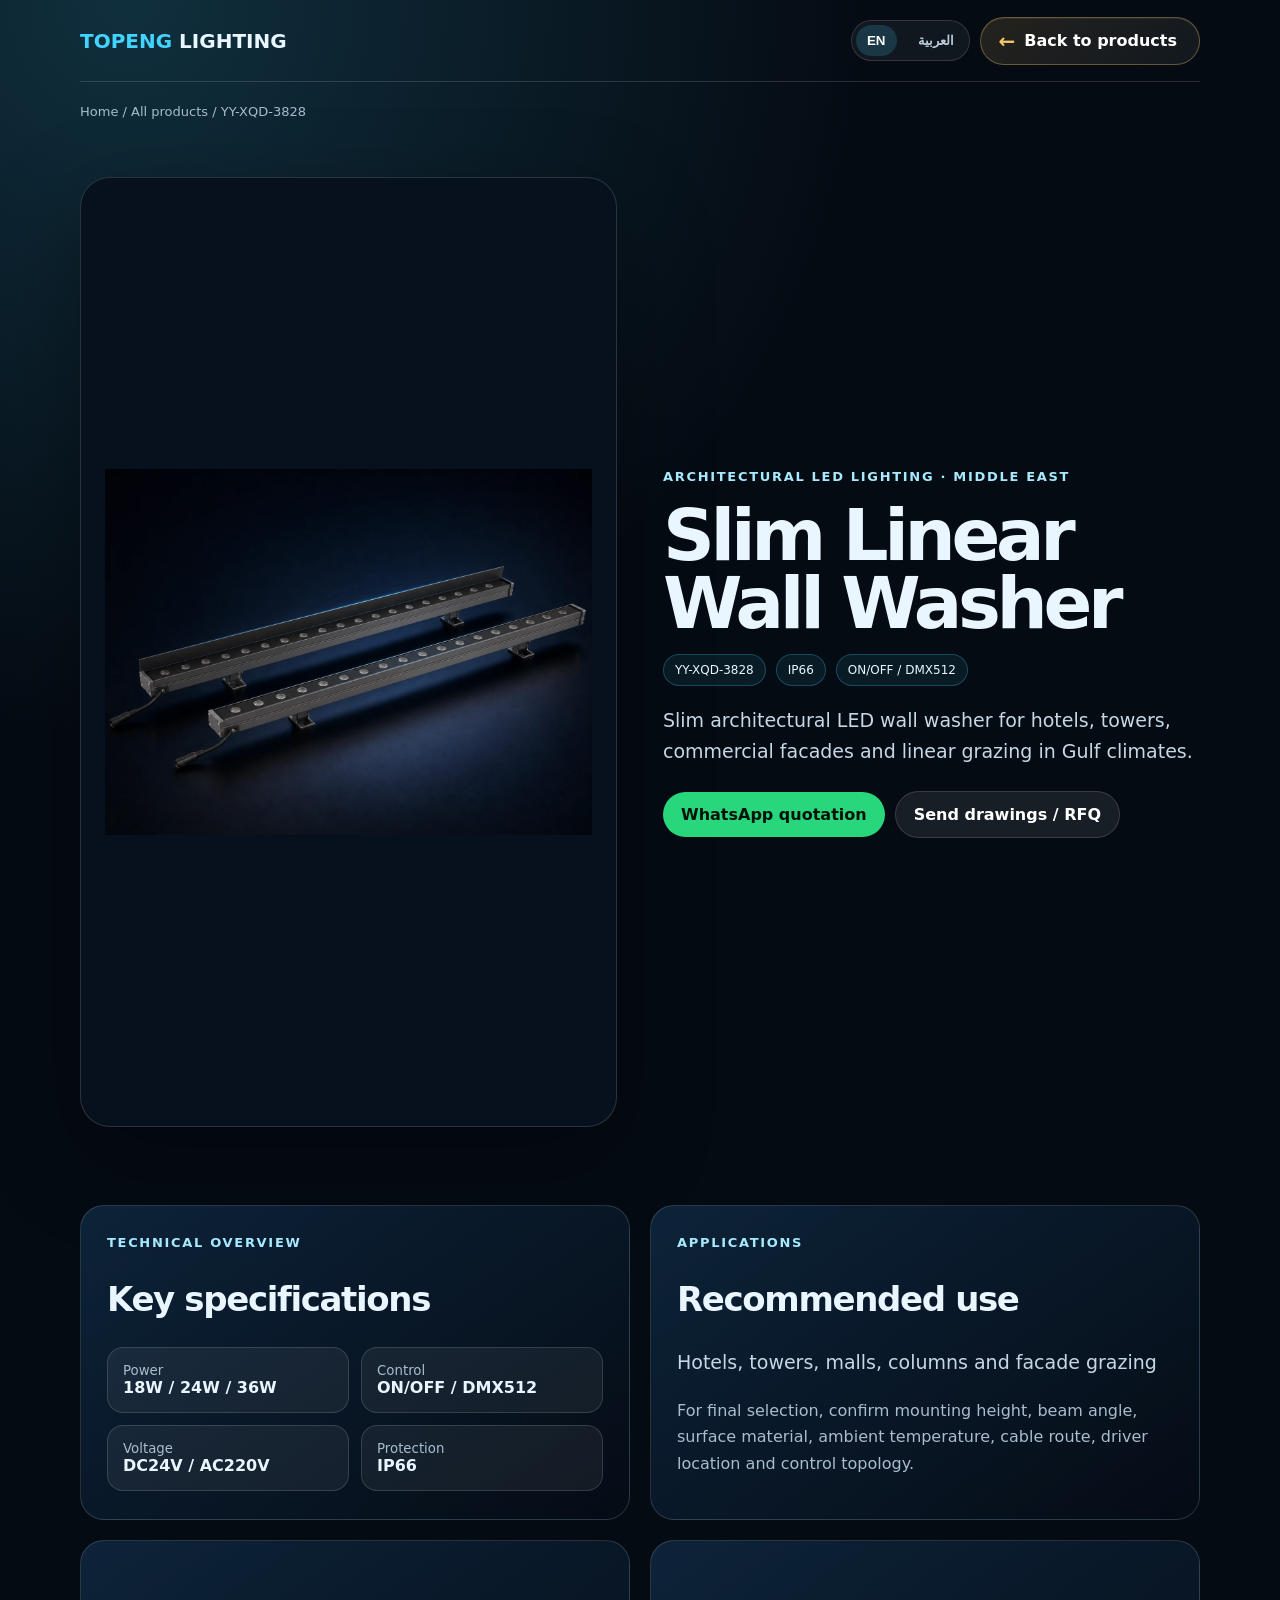
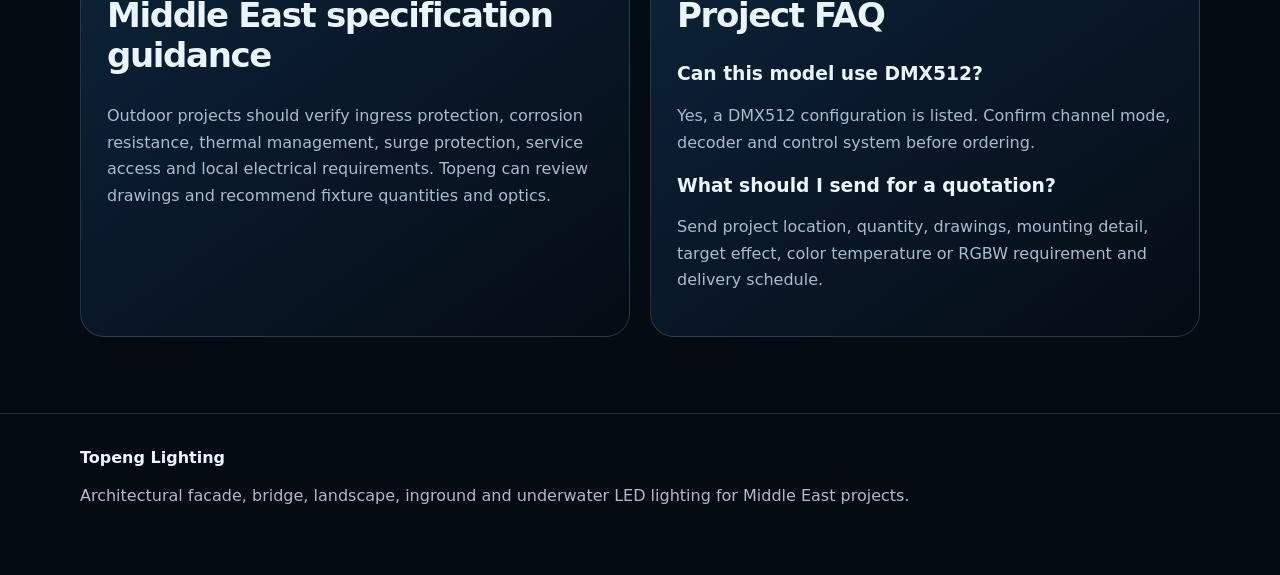
<file: products/slim-linear-wall-washer-yy-xqd-3828.html>
<!doctype html><html lang="en" dir="ltr"><head><meta charset="utf-8"><meta name="viewport" content="width=device-width,initial-scale=1"><title>YY-XQD-3828 Slim Linear Wall Washer | Topeng Middle East</title><meta name="description" content="Slim architectural LED wall washer for hotels, towers, commercial facades and linear grazing in Gulf climates. IP66, 18W / 24W / 36W, ON/OFF / DMX512."><meta name="robots" content="index,follow,max-image-preview:large,max-snippet:-1"><link rel="canonical" href="https://www.topenglighting.com/products/slim-linear-wall-washer-yy-xqd-3828.html"><link rel="alternate" hreflang="en" href="https://www.topenglighting.com/products/slim-linear-wall-washer-yy-xqd-3828.html?lang=en"><link rel="alternate" hreflang="ar" href="https://www.topenglighting.com/products/slim-linear-wall-washer-yy-xqd-3828.html?lang=ar"><meta property="og:type" content="product"><meta property="og:title" content="YY-XQD-3828 Slim Linear Wall Washer"><meta property="og:description" content="Slim architectural LED wall washer for hotels, towers, commercial facades and linear grazing in Gulf climates."><meta property="og:image" content="https://www.topenglighting.com/assets/product_yy_xqd_3828.webp"><link rel="icon" href="../assets/topeng-gulf-mark.svg"><link rel="stylesheet" href="product.css"><script type="application/ld+json">{"@context":"https://schema.org","@graph":[{"@type":"Product","@id":"https://www.topenglighting.com/products/slim-linear-wall-washer-yy-xqd-3828.html#product","name":"YY-XQD-3828 Slim Linear Wall Washer","alternateName":"غاسل جدران خطي نحيف","image":"https://www.topenglighting.com/assets/product_yy_xqd_3828.webp","description":"Slim architectural LED wall washer for hotels, towers, commercial facades and linear grazing in Gulf climates.","sku":"YY-XQD-3828","mpn":"YY-XQD-3828","brand":{"@type":"Brand","name":"Topeng Lighting"},"manufacturer":{"@id":"https://www.topenglighting.com/#organization"},"category":"Architectural LED Lighting","additionalProperty":[{"@type":"PropertyValue","name":"Power","value":"18W / 24W / 36W"},{"@type":"PropertyValue","name":"Control","value":"ON/OFF / DMX512"},{"@type":"PropertyValue","name":"Voltage","value":"DC24V / AC220V"},{"@type":"PropertyValue","name":"Protection","value":"IP66"}]},{"@type":"BreadcrumbList","itemListElement":[{"@type":"ListItem","position":1,"name":"Home","item":"https://www.topenglighting.com/"},{"@type":"ListItem","position":2,"name":"Products","item":"https://www.topenglighting.com/#products"},{"@type":"ListItem","position":3,"name":"YY-XQD-3828 Slim Linear Wall Washer","item":"https://www.topenglighting.com/products/slim-linear-wall-washer-yy-xqd-3828.html"}]}]}</script></head><body><header class="wrap nav"><a class="brand" id="homeLink" href="../index.html"><span>TOPENG</span> LIGHTING</a><div class="nav-actions"><div class="lang-switch"><button id="langEn" type="button">EN</button><button id="langAr" type="button">العربية</button></div><a class="btn alt back-btn" id="backBtn" href="../index.html#products"><span class="back-arrow">←</span><span id="backText">Back to products</span></a></div></header><main class="wrap"><div class="crumb"><a id="crumbHome" href="../index.html">Home</a> / <span id="crumbProducts">Products</span> / YY-XQD-3828</div><section class="hero"><div class="media"><img src="../assets/product_yy_xqd_3828.webp" alt="YY-XQD-3828 Slim Linear Wall Washer" width="900" height="900"></div><div><span class="eyebrow" id="eyebrow"></span><h1 id="productName"></h1><div class="chips"><span>YY-XQD-3828</span><span>IP66</span><span>ON/OFF / DMX512</span></div><p class="lead" id="productDesc"></p><div class="actions"><a class="btn wa" id="waBtn" target="_blank" rel="noopener"></a><a class="btn alt" id="rfqBtn" href="../index.html#contact"></a></div></div></section><section class="grid"><article class="card"><span class="eyebrow" id="technical"></span><h2 id="specsTitle"></h2><div class="specs" id="specs"></div></article><article class="card"><span class="eyebrow" id="applications"></span><h2 id="recommended"></h2><p class="lead" id="useText"></p><p class="muted" id="selection"></p></article><article class="card"><h2 id="guidance"></h2><p class="muted" id="guidanceText"></p></article><article class="card"><h2 id="faq"></h2><h3 id="q1"></h3><p class="muted" id="a1"></p><h3 id="q2"></h3><p class="muted" id="a2"></p></article></section></main><footer class="footer"><div class="wrap"><strong>Topeng Lighting</strong><p class="muted" id="footerText"></p></div></footer><script>const DATA={"product":{"slug":"slim-linear-wall-washer-yy-xqd-3828","model":"YY-XQD-3828","name":{"en":"Slim Linear Wall Washer","ar":"غاسل جدران خطي نحيف"},"image":"product_yy_xqd_3828.webp","desc":{"en":"Slim architectural LED wall washer for hotels, towers, commercial facades and linear grazing in Gulf climates.","ar":"غاسل جدران LED معماري نحيف للفنادق والأبراج والواجهات التجارية والإضاءة الخطية في مناخ الخليج."},"use":{"en":"Hotels, towers, malls, columns and facade grazing","ar":"الفنادق والأبراج والمراكز التجارية والأعمدة وغسيل الواجهات"},"spec":{"Power":"18W / 24W / 36W","Control":"ON/OFF / DMX512","Voltage":"DC24V / AC220V","Protection":"IP66"}},"labels":{"en":{"back":"Back to products","all":"All products","eyebrow":"Architectural LED Lighting · Middle East","wa":"WhatsApp quotation","rfq":"Send drawings / RFQ","technical":"Technical overview","specs":"Key specifications","applications":"Applications","recommended":"Recommended use","selection":"For final selection, confirm mounting height, beam angle, surface material, ambient temperature, cable route, driver location and control topology.","guidance":"Middle East specification guidance","guidanceText":"Outdoor projects should verify ingress protection, corrosion resistance, thermal management, surge protection, service access and local electrical requirements. Topeng can review drawings and recommend fixture quantities and optics.","faq":"Project FAQ","q1":"Can this model use DMX512?","q2":"What should I send for a quotation?","a2":"Send project location, quantity, drawings, mounting detail, target effect, color temperature or RGBW requirement and delivery schedule.","footer":"Architectural facade, bridge, landscape, inground and underwater LED lighting for Middle East projects.","power":"Power","control":"Control","voltage":"Voltage","protection":"Protection"},"ar":{"back":"العودة إلى المنتجات","all":"كل المنتجات","eyebrow":"إضاءة LED معمارية · الشرق الأوسط","wa":"طلب عرض عبر واتساب","rfq":"إرسال الرسومات / طلب عرض","technical":"نظرة فنية","specs":"المواصفات الرئيسية","applications":"التطبيقات","recommended":"الاستخدامات المقترحة","selection":"للاختيار النهائي، يرجى تأكيد ارتفاع التركيب وزاوية الشعاع ونوع السطح ودرجة الحرارة ومسار الكابلات وموقع مزود الطاقة ونظام التحكم.","guidance":"إرشادات المواصفات لمشاريع الشرق الأوسط","guidanceText":"يجب التحقق من الحماية ضد الماء والغبار ومقاومة التآكل وإدارة الحرارة والحماية من ارتفاع الجهد وسهولة الصيانة والمتطلبات الكهربائية المحلية. يمكن لتوبينغ مراجعة الرسومات واقتراح الكميات والزوايا الضوئية.","faq":"الأسئلة الشائعة للمشروع","q1":"هل يدعم هذا الموديل نظام DMX512؟","q2":"ما المطلوب لإعداد عرض السعر؟","a2":"أرسل موقع المشروع والكمية والرسومات وتفاصيل التركيب والتأثير المطلوب ودرجة حرارة اللون أو متطلبات RGBW وجدول التسليم.","footer":"حلول إضاءة LED معمارية للواجهات والجسور والمناظر الطبيعية والأرضيات وتحت الماء لمشاريع الشرق الأوسط.","power":"القدرة","control":"التحكم","voltage":"الجهد","protection":"الحماية"}},"phone":"8617302303755"};let lang=new URLSearchParams(location.search).get('lang')||localStorage.getItem('topengLang')||'en';if(!['en','ar'].includes(lang))lang='en';function render(){const p=DATA.product,l=DATA.labels[lang];localStorage.setItem('topengLang',lang);document.documentElement.lang=lang;document.documentElement.dir=lang==='ar'?'rtl':'ltr';document.body.dir=document.documentElement.dir;document.title=p.model+' '+p.name[lang]+' | Topeng Middle East';document.querySelector('meta[name="description"]').content=p.desc[lang]+' '+p.spec.Protection+', '+p.spec.Power+', '+p.spec.Control+'.';document.getElementById('langEn').classList.toggle('active',lang==='en');document.getElementById('langAr').classList.toggle('active',lang==='ar');document.getElementById('productName').textContent=p.name[lang];document.getElementById('productDesc').textContent=p.desc[lang];document.getElementById('eyebrow').textContent=l.eyebrow;document.getElementById('backText').textContent=l.back;document.getElementById('crumbHome').textContent=lang==='ar'?'الرئيسية':'Home';document.getElementById('crumbProducts').textContent=l.all;document.getElementById('technical').textContent=l.technical;document.getElementById('specsTitle').textContent=l.specs;document.getElementById('applications').textContent=l.applications;document.getElementById('recommended').textContent=l.recommended;document.getElementById('useText').textContent=p.use[lang];document.getElementById('selection').textContent=l.selection;document.getElementById('guidance').textContent=l.guidance;document.getElementById('guidanceText').textContent=l.guidanceText;document.getElementById('faq').textContent=l.faq;document.getElementById('q1').textContent=l.q1;document.getElementById('q2').textContent=l.q2;document.getElementById('a2').textContent=l.a2;document.getElementById('footerText').textContent=l.footer;document.getElementById('a1').textContent=p.spec.Control.includes('DMX512')?(lang==='ar'?'نعم، يتوفر إعداد DMX512. يرجى تأكيد وضع القنوات ووحدة فك الترميز ونظام التحكم قبل الطلب.':'Yes, a DMX512 configuration is listed. Confirm channel mode, decoder and control system before ordering.'):(lang==='ar'?'الإعداد المدرج يعمل بنظام تشغيل وإيقاف. تواصل معنا للتحقق من خيارات التحكم الخاصة بالمشروع.':'The listed configuration uses ON/OFF control. Ask Topeng about project-specific control options.');const query='?lang='+lang;document.getElementById('homeLink').href='../index.html'+query;document.getElementById('crumbHome').href='../index.html'+query;document.getElementById('backBtn').href='../index.html'+query+'#products';document.getElementById('rfqBtn').href='../index.html'+query+'#contact';document.getElementById('rfqBtn').textContent=l.rfq;const waText=lang==='ar'?'مرحباً توبينغ، أرجو إرسال عرض السعر والبيانات الفنية والتوصية للمشروع للموديل '+p.model+' '+p.name.ar:'Hello Topeng Lighting, please send quotation, datasheet and project recommendation for '+p.model+' '+p.name.en;const wa=document.getElementById('waBtn');wa.href='https://wa.me/'+DATA.phone+'?text='+encodeURIComponent(waText);wa.textContent=l.wa;const keyLabels={Power:l.power,Control:l.control,Voltage:l.voltage,Protection:l.protection};document.getElementById('specs').innerHTML=Object.entries(p.spec).map(([k,v])=>'<div class="spec"><small>'+keyLabels[k]+'</small><strong>'+v+'</strong></div>').join('')}document.getElementById('langEn').onclick=()=>{lang='en';history.replaceState(null,'',location.pathname+'?lang=en');render()};document.getElementById('langAr').onclick=()=>{lang='ar';history.replaceState(null,'',location.pathname+'?lang=ar');render()};render();</script></body></html>
</file>
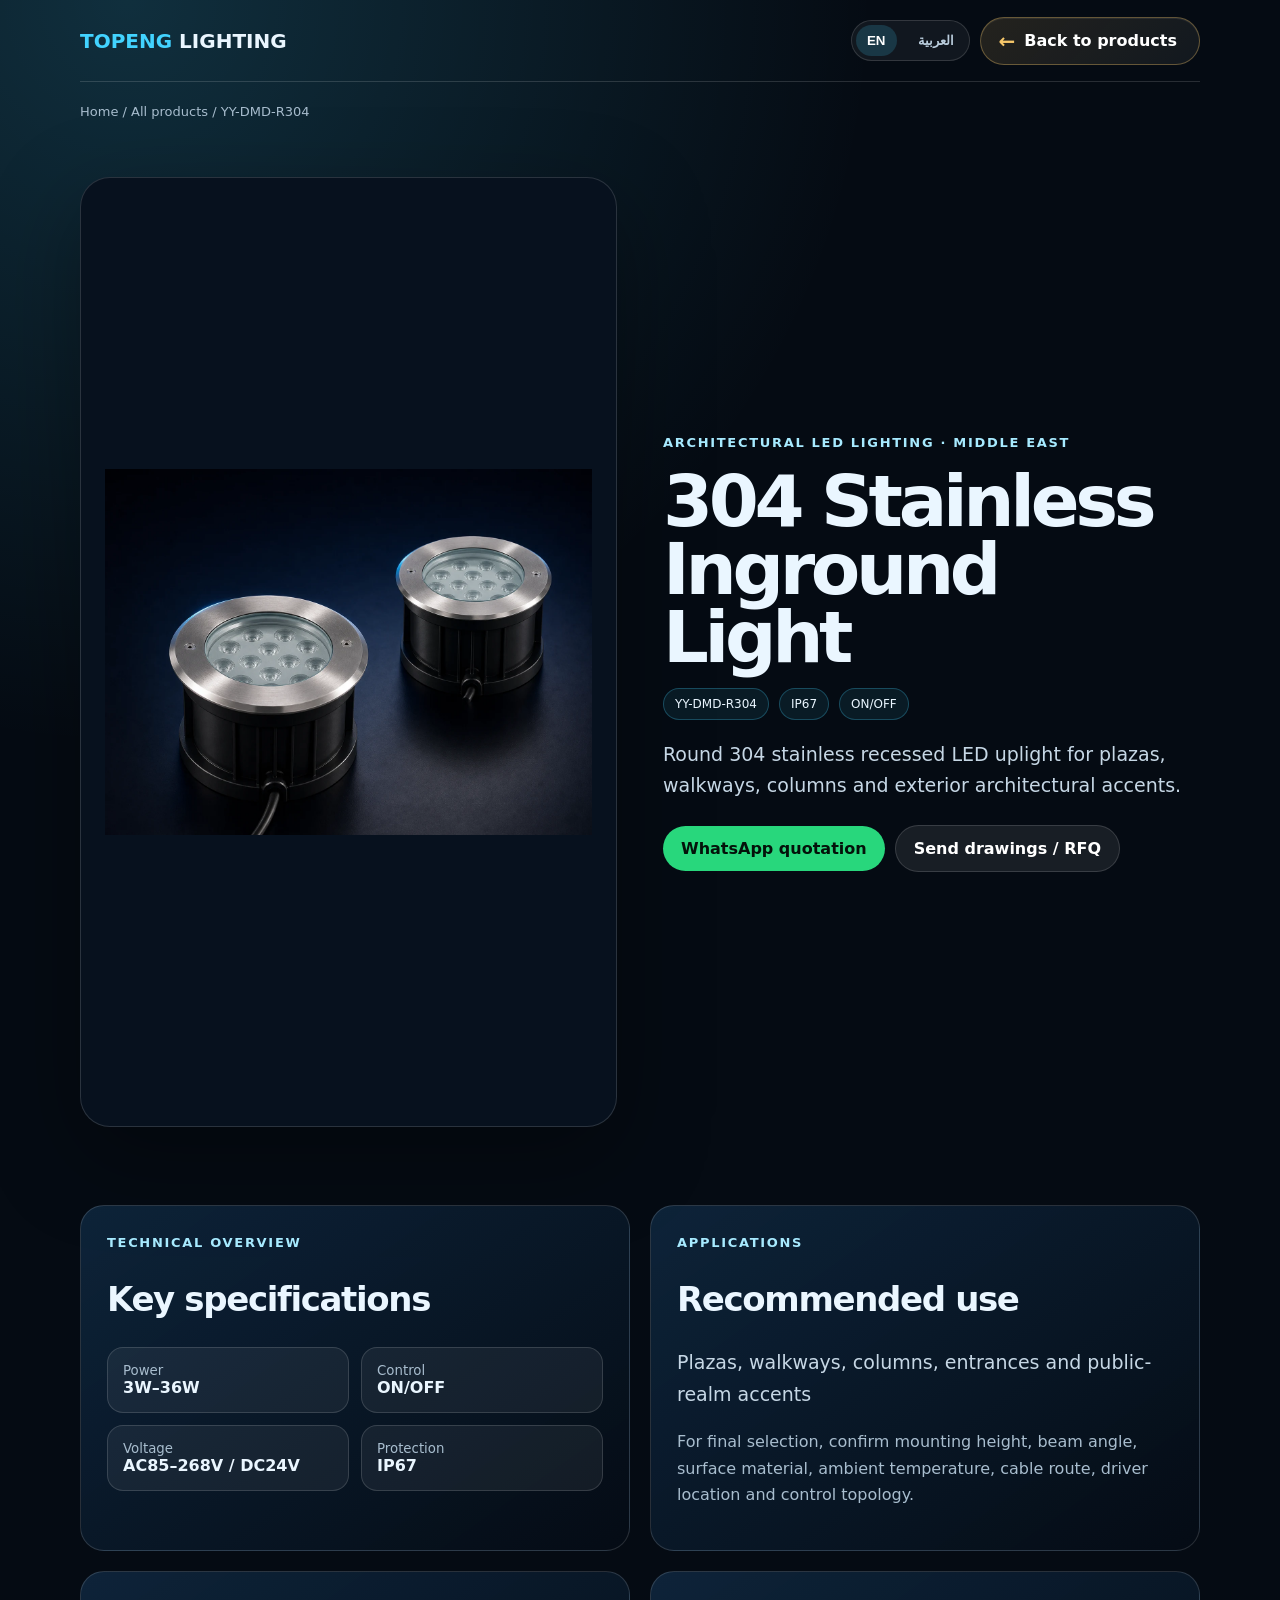
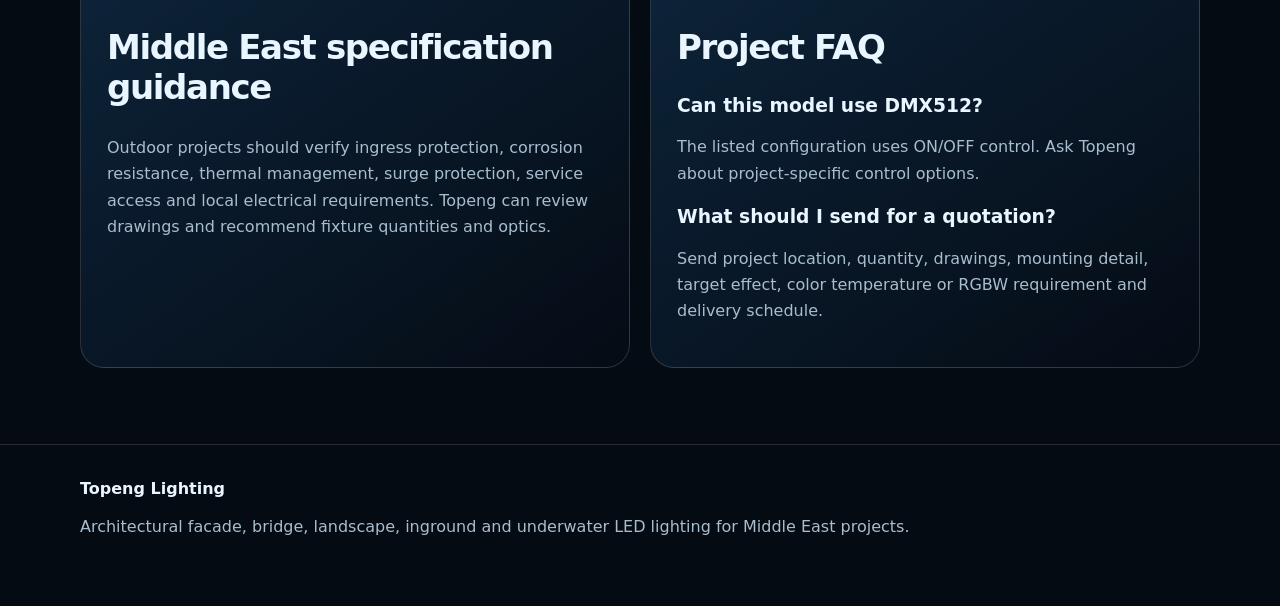
<file: products/stainless-inground-light-yy-dmd-r304.html>
<!doctype html><html lang="en" dir="ltr"><head><meta charset="utf-8"><meta name="viewport" content="width=device-width,initial-scale=1"><title>YY-DMD-R304 304 Stainless Inground Light | Topeng Middle East</title><meta name="description" content="Round 304 stainless recessed LED uplight for plazas, walkways, columns and exterior architectural accents. IP67, 3W–36W, ON/OFF."><meta name="robots" content="index,follow,max-image-preview:large,max-snippet:-1"><link rel="canonical" href="https://www.topenglighting.com/products/stainless-inground-light-yy-dmd-r304.html"><link rel="alternate" hreflang="en" href="https://www.topenglighting.com/products/stainless-inground-light-yy-dmd-r304.html?lang=en"><link rel="alternate" hreflang="ar" href="https://www.topenglighting.com/products/stainless-inground-light-yy-dmd-r304.html?lang=ar"><meta property="og:type" content="product"><meta property="og:title" content="YY-DMD-R304 304 Stainless Inground Light"><meta property="og:description" content="Round 304 stainless recessed LED uplight for plazas, walkways, columns and exterior architectural accents."><meta property="og:image" content="https://www.topenglighting.com/assets/product_yy_dmd_r304.webp"><link rel="icon" href="../assets/topeng-gulf-mark.svg"><link rel="stylesheet" href="product.css"><script type="application/ld+json">{"@context":"https://schema.org","@graph":[{"@type":"Product","@id":"https://www.topenglighting.com/products/stainless-inground-light-yy-dmd-r304.html#product","name":"YY-DMD-R304 304 Stainless Inground Light","alternateName":"إضاءة أرضية من الستانلس 304","image":"https://www.topenglighting.com/assets/product_yy_dmd_r304.webp","description":"Round 304 stainless recessed LED uplight for plazas, walkways, columns and exterior architectural accents.","sku":"YY-DMD-R304","mpn":"YY-DMD-R304","brand":{"@type":"Brand","name":"Topeng Lighting"},"manufacturer":{"@id":"https://www.topenglighting.com/#organization"},"category":"Architectural LED Lighting","additionalProperty":[{"@type":"PropertyValue","name":"Power","value":"3W–36W"},{"@type":"PropertyValue","name":"Control","value":"ON/OFF"},{"@type":"PropertyValue","name":"Voltage","value":"AC85–268V / DC24V"},{"@type":"PropertyValue","name":"Protection","value":"IP67"}]},{"@type":"BreadcrumbList","itemListElement":[{"@type":"ListItem","position":1,"name":"Home","item":"https://www.topenglighting.com/"},{"@type":"ListItem","position":2,"name":"Products","item":"https://www.topenglighting.com/#products"},{"@type":"ListItem","position":3,"name":"YY-DMD-R304 304 Stainless Inground Light","item":"https://www.topenglighting.com/products/stainless-inground-light-yy-dmd-r304.html"}]}]}</script></head><body><header class="wrap nav"><a class="brand" id="homeLink" href="../index.html"><span>TOPENG</span> LIGHTING</a><div class="nav-actions"><div class="lang-switch"><button id="langEn" type="button">EN</button><button id="langAr" type="button">العربية</button></div><a class="btn alt back-btn" id="backBtn" href="../index.html#products"><span class="back-arrow">←</span><span id="backText">Back to products</span></a></div></header><main class="wrap"><div class="crumb"><a id="crumbHome" href="../index.html">Home</a> / <span id="crumbProducts">Products</span> / YY-DMD-R304</div><section class="hero"><div class="media"><img src="../assets/product_yy_dmd_r304.webp" alt="YY-DMD-R304 304 Stainless Inground Light" width="900" height="900"></div><div><span class="eyebrow" id="eyebrow"></span><h1 id="productName"></h1><div class="chips"><span>YY-DMD-R304</span><span>IP67</span><span>ON/OFF</span></div><p class="lead" id="productDesc"></p><div class="actions"><a class="btn wa" id="waBtn" target="_blank" rel="noopener"></a><a class="btn alt" id="rfqBtn" href="../index.html#contact"></a></div></div></section><section class="grid"><article class="card"><span class="eyebrow" id="technical"></span><h2 id="specsTitle"></h2><div class="specs" id="specs"></div></article><article class="card"><span class="eyebrow" id="applications"></span><h2 id="recommended"></h2><p class="lead" id="useText"></p><p class="muted" id="selection"></p></article><article class="card"><h2 id="guidance"></h2><p class="muted" id="guidanceText"></p></article><article class="card"><h2 id="faq"></h2><h3 id="q1"></h3><p class="muted" id="a1"></p><h3 id="q2"></h3><p class="muted" id="a2"></p></article></section></main><footer class="footer"><div class="wrap"><strong>Topeng Lighting</strong><p class="muted" id="footerText"></p></div></footer><script>const DATA={"product":{"slug":"stainless-inground-light-yy-dmd-r304","model":"YY-DMD-R304","name":{"en":"304 Stainless Inground Light","ar":"إضاءة أرضية من الستانلس 304"},"image":"product_yy_dmd_r304.webp","desc":{"en":"Round 304 stainless recessed LED uplight for plazas, walkways, columns and exterior architectural accents.","ar":"إضاءة LED أرضية دائرية مدمجة من الستانلس 304 للساحات والممرات والأعمدة والتفاصيل الخارجية."},"use":{"en":"Plazas, walkways, columns, entrances and public-realm accents","ar":"الساحات والممرات والأعمدة والمداخل وتفاصيل المساحات العامة"},"spec":{"Power":"3W–36W","Control":"ON/OFF","Voltage":"AC85–268V / DC24V","Protection":"IP67"}},"labels":{"en":{"back":"Back to products","all":"All products","eyebrow":"Architectural LED Lighting · Middle East","wa":"WhatsApp quotation","rfq":"Send drawings / RFQ","technical":"Technical overview","specs":"Key specifications","applications":"Applications","recommended":"Recommended use","selection":"For final selection, confirm mounting height, beam angle, surface material, ambient temperature, cable route, driver location and control topology.","guidance":"Middle East specification guidance","guidanceText":"Outdoor projects should verify ingress protection, corrosion resistance, thermal management, surge protection, service access and local electrical requirements. Topeng can review drawings and recommend fixture quantities and optics.","faq":"Project FAQ","q1":"Can this model use DMX512?","q2":"What should I send for a quotation?","a2":"Send project location, quantity, drawings, mounting detail, target effect, color temperature or RGBW requirement and delivery schedule.","footer":"Architectural facade, bridge, landscape, inground and underwater LED lighting for Middle East projects.","power":"Power","control":"Control","voltage":"Voltage","protection":"Protection"},"ar":{"back":"العودة إلى المنتجات","all":"كل المنتجات","eyebrow":"إضاءة LED معمارية · الشرق الأوسط","wa":"طلب عرض عبر واتساب","rfq":"إرسال الرسومات / طلب عرض","technical":"نظرة فنية","specs":"المواصفات الرئيسية","applications":"التطبيقات","recommended":"الاستخدامات المقترحة","selection":"للاختيار النهائي، يرجى تأكيد ارتفاع التركيب وزاوية الشعاع ونوع السطح ودرجة الحرارة ومسار الكابلات وموقع مزود الطاقة ونظام التحكم.","guidance":"إرشادات المواصفات لمشاريع الشرق الأوسط","guidanceText":"يجب التحقق من الحماية ضد الماء والغبار ومقاومة التآكل وإدارة الحرارة والحماية من ارتفاع الجهد وسهولة الصيانة والمتطلبات الكهربائية المحلية. يمكن لتوبينغ مراجعة الرسومات واقتراح الكميات والزوايا الضوئية.","faq":"الأسئلة الشائعة للمشروع","q1":"هل يدعم هذا الموديل نظام DMX512؟","q2":"ما المطلوب لإعداد عرض السعر؟","a2":"أرسل موقع المشروع والكمية والرسومات وتفاصيل التركيب والتأثير المطلوب ودرجة حرارة اللون أو متطلبات RGBW وجدول التسليم.","footer":"حلول إضاءة LED معمارية للواجهات والجسور والمناظر الطبيعية والأرضيات وتحت الماء لمشاريع الشرق الأوسط.","power":"القدرة","control":"التحكم","voltage":"الجهد","protection":"الحماية"}},"phone":"8617302303755"};let lang=new URLSearchParams(location.search).get('lang')||localStorage.getItem('topengLang')||'en';if(!['en','ar'].includes(lang))lang='en';function render(){const p=DATA.product,l=DATA.labels[lang];localStorage.setItem('topengLang',lang);document.documentElement.lang=lang;document.documentElement.dir=lang==='ar'?'rtl':'ltr';document.body.dir=document.documentElement.dir;document.title=p.model+' '+p.name[lang]+' | Topeng Middle East';document.querySelector('meta[name="description"]').content=p.desc[lang]+' '+p.spec.Protection+', '+p.spec.Power+', '+p.spec.Control+'.';document.getElementById('langEn').classList.toggle('active',lang==='en');document.getElementById('langAr').classList.toggle('active',lang==='ar');document.getElementById('productName').textContent=p.name[lang];document.getElementById('productDesc').textContent=p.desc[lang];document.getElementById('eyebrow').textContent=l.eyebrow;document.getElementById('backText').textContent=l.back;document.getElementById('crumbHome').textContent=lang==='ar'?'الرئيسية':'Home';document.getElementById('crumbProducts').textContent=l.all;document.getElementById('technical').textContent=l.technical;document.getElementById('specsTitle').textContent=l.specs;document.getElementById('applications').textContent=l.applications;document.getElementById('recommended').textContent=l.recommended;document.getElementById('useText').textContent=p.use[lang];document.getElementById('selection').textContent=l.selection;document.getElementById('guidance').textContent=l.guidance;document.getElementById('guidanceText').textContent=l.guidanceText;document.getElementById('faq').textContent=l.faq;document.getElementById('q1').textContent=l.q1;document.getElementById('q2').textContent=l.q2;document.getElementById('a2').textContent=l.a2;document.getElementById('footerText').textContent=l.footer;document.getElementById('a1').textContent=p.spec.Control.includes('DMX512')?(lang==='ar'?'نعم، يتوفر إعداد DMX512. يرجى تأكيد وضع القنوات ووحدة فك الترميز ونظام التحكم قبل الطلب.':'Yes, a DMX512 configuration is listed. Confirm channel mode, decoder and control system before ordering.'):(lang==='ar'?'الإعداد المدرج يعمل بنظام تشغيل وإيقاف. تواصل معنا للتحقق من خيارات التحكم الخاصة بالمشروع.':'The listed configuration uses ON/OFF control. Ask Topeng about project-specific control options.');const query='?lang='+lang;document.getElementById('homeLink').href='../index.html'+query;document.getElementById('crumbHome').href='../index.html'+query;document.getElementById('backBtn').href='../index.html'+query+'#products';document.getElementById('rfqBtn').href='../index.html'+query+'#contact';document.getElementById('rfqBtn').textContent=l.rfq;const waText=lang==='ar'?'مرحباً توبينغ، أرجو إرسال عرض السعر والبيانات الفنية والتوصية للمشروع للموديل '+p.model+' '+p.name.ar:'Hello Topeng Lighting, please send quotation, datasheet and project recommendation for '+p.model+' '+p.name.en;const wa=document.getElementById('waBtn');wa.href='https://wa.me/'+DATA.phone+'?text='+encodeURIComponent(waText);wa.textContent=l.wa;const keyLabels={Power:l.power,Control:l.control,Voltage:l.voltage,Protection:l.protection};document.getElementById('specs').innerHTML=Object.entries(p.spec).map(([k,v])=>'<div class="spec"><small>'+keyLabels[k]+'</small><strong>'+v+'</strong></div>').join('')}document.getElementById('langEn').onclick=()=>{lang='en';history.replaceState(null,'',location.pathname+'?lang=en');render()};document.getElementById('langAr').onclick=()=>{lang='ar';history.replaceState(null,'',location.pathname+'?lang=ar');render()};render();</script></body></html>
</file>
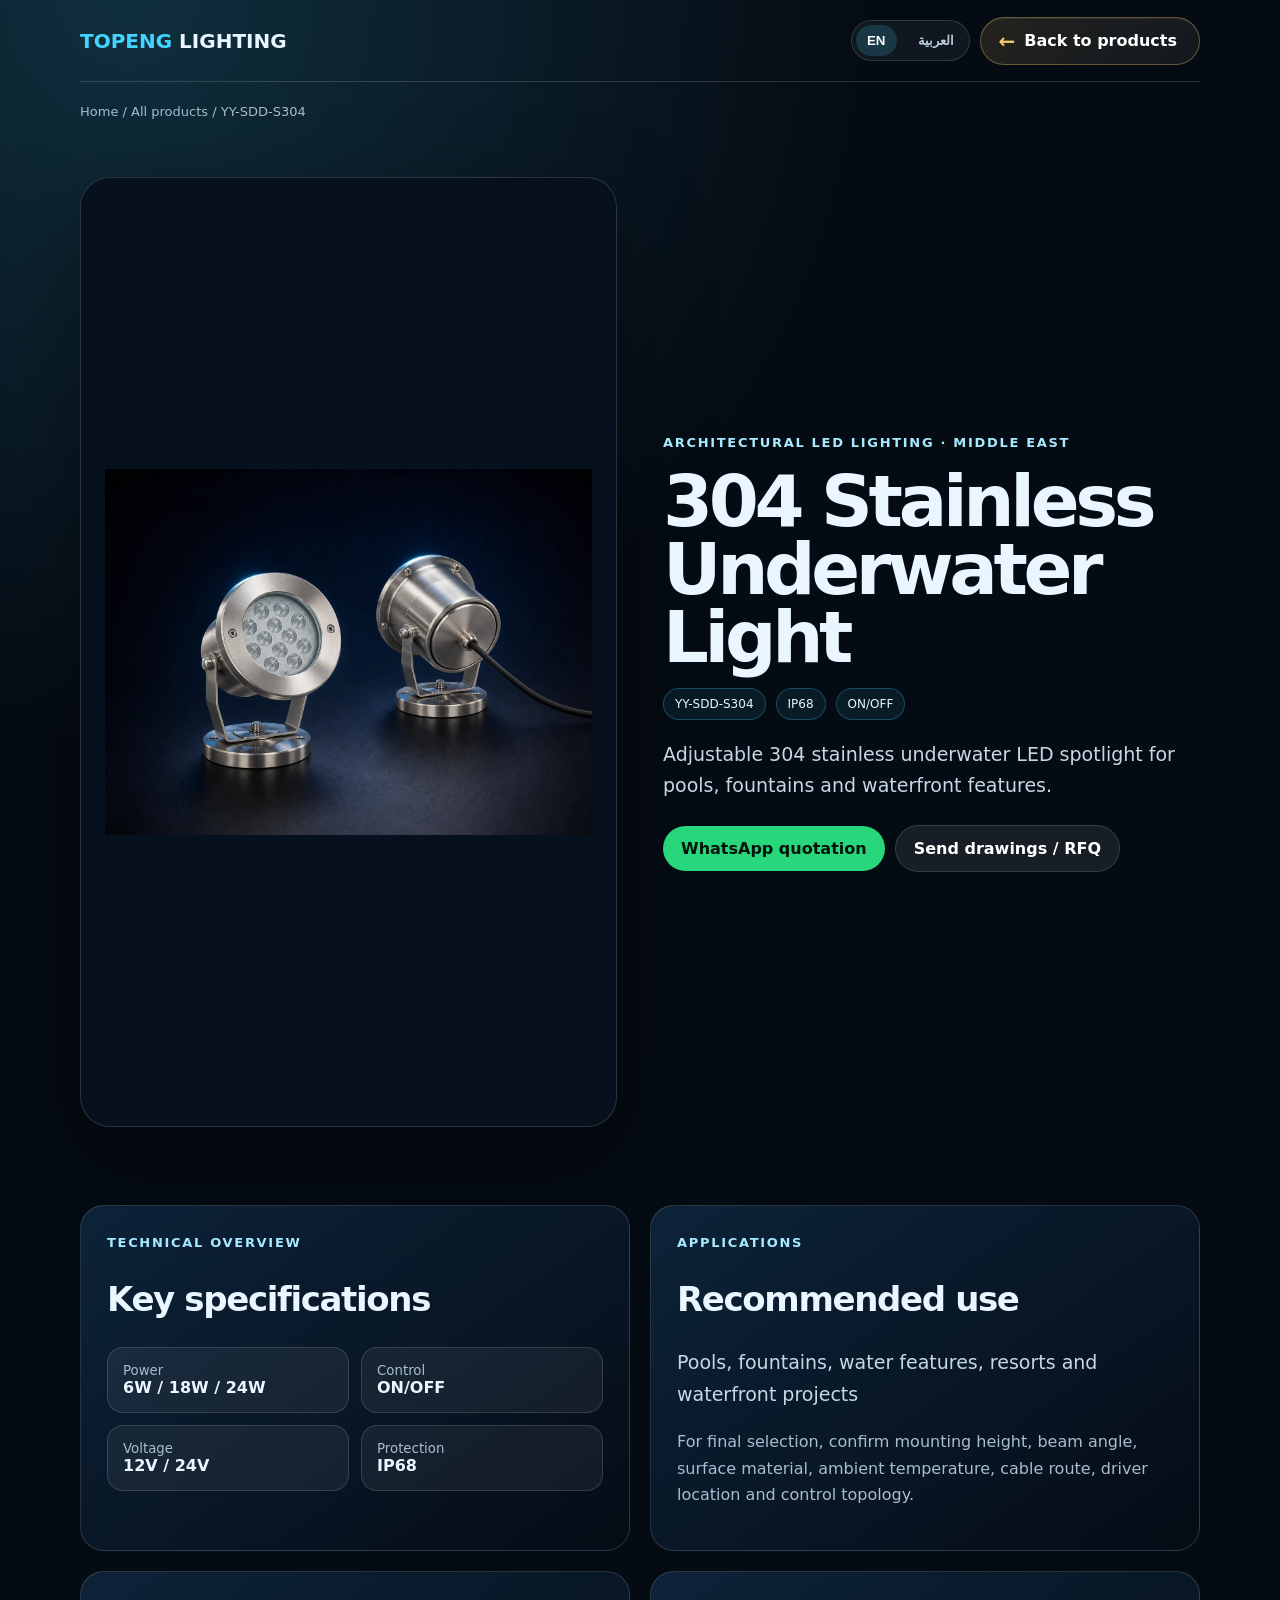
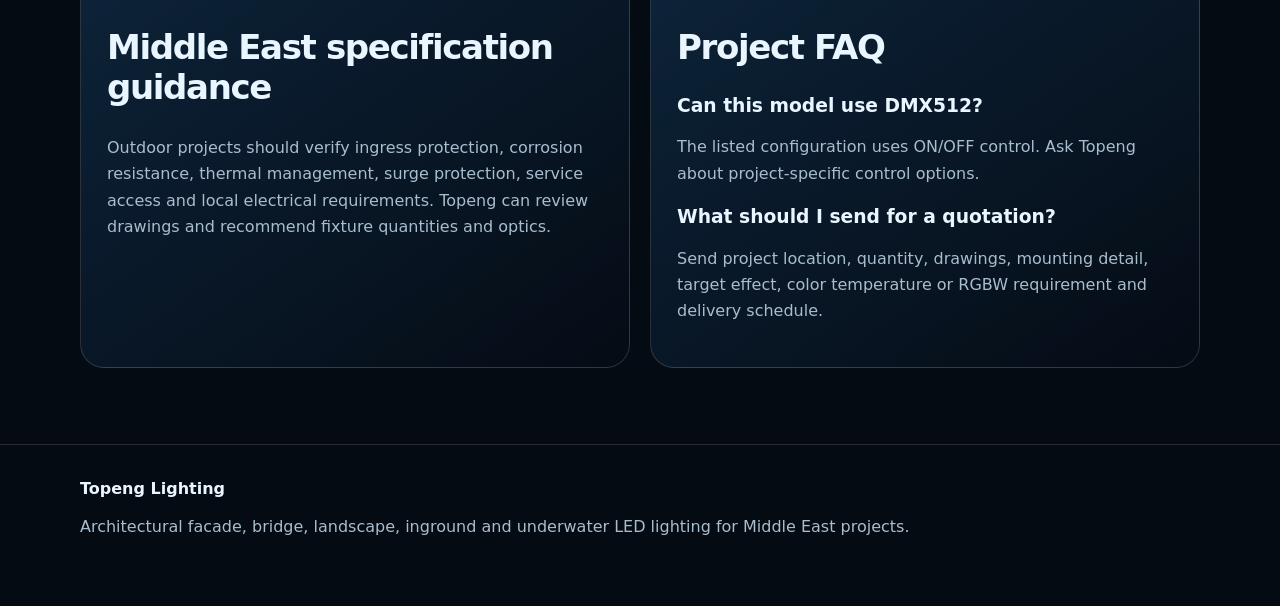
<file: products/stainless-underwater-light-yy-sdd-s304.html>
<!doctype html><html lang="en" dir="ltr"><head><meta charset="utf-8"><meta name="viewport" content="width=device-width,initial-scale=1"><title>YY-SDD-S304 304 Stainless Underwater Light | Topeng Middle East</title><meta name="description" content="Adjustable 304 stainless underwater LED spotlight for pools, fountains and waterfront features. IP68, 6W / 18W / 24W, ON/OFF."><meta name="robots" content="index,follow,max-image-preview:large,max-snippet:-1"><link rel="canonical" href="https://www.topenglighting.com/products/stainless-underwater-light-yy-sdd-s304.html"><link rel="alternate" hreflang="en" href="https://www.topenglighting.com/products/stainless-underwater-light-yy-sdd-s304.html?lang=en"><link rel="alternate" hreflang="ar" href="https://www.topenglighting.com/products/stainless-underwater-light-yy-sdd-s304.html?lang=ar"><meta property="og:type" content="product"><meta property="og:title" content="YY-SDD-S304 304 Stainless Underwater Light"><meta property="og:description" content="Adjustable 304 stainless underwater LED spotlight for pools, fountains and waterfront features."><meta property="og:image" content="https://www.topenglighting.com/assets/product_yy_sdd_s304.webp"><link rel="icon" href="../assets/topeng-gulf-mark.svg"><link rel="stylesheet" href="product.css"><script type="application/ld+json">{"@context":"https://schema.org","@graph":[{"@type":"Product","@id":"https://www.topenglighting.com/products/stainless-underwater-light-yy-sdd-s304.html#product","name":"YY-SDD-S304 304 Stainless Underwater Light","alternateName":"إضاءة تحت الماء من الستانلس 304","image":"https://www.topenglighting.com/assets/product_yy_sdd_s304.webp","description":"Adjustable 304 stainless underwater LED spotlight for pools, fountains and waterfront features.","sku":"YY-SDD-S304","mpn":"YY-SDD-S304","brand":{"@type":"Brand","name":"Topeng Lighting"},"manufacturer":{"@id":"https://www.topenglighting.com/#organization"},"category":"Architectural LED Lighting","additionalProperty":[{"@type":"PropertyValue","name":"Power","value":"6W / 18W / 24W"},{"@type":"PropertyValue","name":"Control","value":"ON/OFF"},{"@type":"PropertyValue","name":"Voltage","value":"12V / 24V"},{"@type":"PropertyValue","name":"Protection","value":"IP68"}]},{"@type":"BreadcrumbList","itemListElement":[{"@type":"ListItem","position":1,"name":"Home","item":"https://www.topenglighting.com/"},{"@type":"ListItem","position":2,"name":"Products","item":"https://www.topenglighting.com/#products"},{"@type":"ListItem","position":3,"name":"YY-SDD-S304 304 Stainless Underwater Light","item":"https://www.topenglighting.com/products/stainless-underwater-light-yy-sdd-s304.html"}]}]}</script></head><body><header class="wrap nav"><a class="brand" id="homeLink" href="../index.html"><span>TOPENG</span> LIGHTING</a><div class="nav-actions"><div class="lang-switch"><button id="langEn" type="button">EN</button><button id="langAr" type="button">العربية</button></div><a class="btn alt back-btn" id="backBtn" href="../index.html#products"><span class="back-arrow">←</span><span id="backText">Back to products</span></a></div></header><main class="wrap"><div class="crumb"><a id="crumbHome" href="../index.html">Home</a> / <span id="crumbProducts">Products</span> / YY-SDD-S304</div><section class="hero"><div class="media"><img src="../assets/product_yy_sdd_s304.webp" alt="YY-SDD-S304 304 Stainless Underwater Light" width="900" height="900"></div><div><span class="eyebrow" id="eyebrow"></span><h1 id="productName"></h1><div class="chips"><span>YY-SDD-S304</span><span>IP68</span><span>ON/OFF</span></div><p class="lead" id="productDesc"></p><div class="actions"><a class="btn wa" id="waBtn" target="_blank" rel="noopener"></a><a class="btn alt" id="rfqBtn" href="../index.html#contact"></a></div></div></section><section class="grid"><article class="card"><span class="eyebrow" id="technical"></span><h2 id="specsTitle"></h2><div class="specs" id="specs"></div></article><article class="card"><span class="eyebrow" id="applications"></span><h2 id="recommended"></h2><p class="lead" id="useText"></p><p class="muted" id="selection"></p></article><article class="card"><h2 id="guidance"></h2><p class="muted" id="guidanceText"></p></article><article class="card"><h2 id="faq"></h2><h3 id="q1"></h3><p class="muted" id="a1"></p><h3 id="q2"></h3><p class="muted" id="a2"></p></article></section></main><footer class="footer"><div class="wrap"><strong>Topeng Lighting</strong><p class="muted" id="footerText"></p></div></footer><script>const DATA={"product":{"slug":"stainless-underwater-light-yy-sdd-s304","model":"YY-SDD-S304","name":{"en":"304 Stainless Underwater Light","ar":"إضاءة تحت الماء من الستانلس 304"},"image":"product_yy_sdd_s304.webp","desc":{"en":"Adjustable 304 stainless underwater LED spotlight for pools, fountains and waterfront features.","ar":"كشاف LED مغمور قابل للتوجيه من الستانلس 304 للمسابح والنوافير والمعالم المائية."},"use":{"en":"Pools, fountains, water features, resorts and waterfront projects","ar":"المسابح والنوافير والمعالم المائية والمنتجعات ومشاريع الواجهات البحرية"},"spec":{"Power":"6W / 18W / 24W","Control":"ON/OFF","Voltage":"12V / 24V","Protection":"IP68"}},"labels":{"en":{"back":"Back to products","all":"All products","eyebrow":"Architectural LED Lighting · Middle East","wa":"WhatsApp quotation","rfq":"Send drawings / RFQ","technical":"Technical overview","specs":"Key specifications","applications":"Applications","recommended":"Recommended use","selection":"For final selection, confirm mounting height, beam angle, surface material, ambient temperature, cable route, driver location and control topology.","guidance":"Middle East specification guidance","guidanceText":"Outdoor projects should verify ingress protection, corrosion resistance, thermal management, surge protection, service access and local electrical requirements. Topeng can review drawings and recommend fixture quantities and optics.","faq":"Project FAQ","q1":"Can this model use DMX512?","q2":"What should I send for a quotation?","a2":"Send project location, quantity, drawings, mounting detail, target effect, color temperature or RGBW requirement and delivery schedule.","footer":"Architectural facade, bridge, landscape, inground and underwater LED lighting for Middle East projects.","power":"Power","control":"Control","voltage":"Voltage","protection":"Protection"},"ar":{"back":"العودة إلى المنتجات","all":"كل المنتجات","eyebrow":"إضاءة LED معمارية · الشرق الأوسط","wa":"طلب عرض عبر واتساب","rfq":"إرسال الرسومات / طلب عرض","technical":"نظرة فنية","specs":"المواصفات الرئيسية","applications":"التطبيقات","recommended":"الاستخدامات المقترحة","selection":"للاختيار النهائي، يرجى تأكيد ارتفاع التركيب وزاوية الشعاع ونوع السطح ودرجة الحرارة ومسار الكابلات وموقع مزود الطاقة ونظام التحكم.","guidance":"إرشادات المواصفات لمشاريع الشرق الأوسط","guidanceText":"يجب التحقق من الحماية ضد الماء والغبار ومقاومة التآكل وإدارة الحرارة والحماية من ارتفاع الجهد وسهولة الصيانة والمتطلبات الكهربائية المحلية. يمكن لتوبينغ مراجعة الرسومات واقتراح الكميات والزوايا الضوئية.","faq":"الأسئلة الشائعة للمشروع","q1":"هل يدعم هذا الموديل نظام DMX512؟","q2":"ما المطلوب لإعداد عرض السعر؟","a2":"أرسل موقع المشروع والكمية والرسومات وتفاصيل التركيب والتأثير المطلوب ودرجة حرارة اللون أو متطلبات RGBW وجدول التسليم.","footer":"حلول إضاءة LED معمارية للواجهات والجسور والمناظر الطبيعية والأرضيات وتحت الماء لمشاريع الشرق الأوسط.","power":"القدرة","control":"التحكم","voltage":"الجهد","protection":"الحماية"}},"phone":"8617302303755"};let lang=new URLSearchParams(location.search).get('lang')||localStorage.getItem('topengLang')||'en';if(!['en','ar'].includes(lang))lang='en';function render(){const p=DATA.product,l=DATA.labels[lang];localStorage.setItem('topengLang',lang);document.documentElement.lang=lang;document.documentElement.dir=lang==='ar'?'rtl':'ltr';document.body.dir=document.documentElement.dir;document.title=p.model+' '+p.name[lang]+' | Topeng Middle East';document.querySelector('meta[name="description"]').content=p.desc[lang]+' '+p.spec.Protection+', '+p.spec.Power+', '+p.spec.Control+'.';document.getElementById('langEn').classList.toggle('active',lang==='en');document.getElementById('langAr').classList.toggle('active',lang==='ar');document.getElementById('productName').textContent=p.name[lang];document.getElementById('productDesc').textContent=p.desc[lang];document.getElementById('eyebrow').textContent=l.eyebrow;document.getElementById('backText').textContent=l.back;document.getElementById('crumbHome').textContent=lang==='ar'?'الرئيسية':'Home';document.getElementById('crumbProducts').textContent=l.all;document.getElementById('technical').textContent=l.technical;document.getElementById('specsTitle').textContent=l.specs;document.getElementById('applications').textContent=l.applications;document.getElementById('recommended').textContent=l.recommended;document.getElementById('useText').textContent=p.use[lang];document.getElementById('selection').textContent=l.selection;document.getElementById('guidance').textContent=l.guidance;document.getElementById('guidanceText').textContent=l.guidanceText;document.getElementById('faq').textContent=l.faq;document.getElementById('q1').textContent=l.q1;document.getElementById('q2').textContent=l.q2;document.getElementById('a2').textContent=l.a2;document.getElementById('footerText').textContent=l.footer;document.getElementById('a1').textContent=p.spec.Control.includes('DMX512')?(lang==='ar'?'نعم، يتوفر إعداد DMX512. يرجى تأكيد وضع القنوات ووحدة فك الترميز ونظام التحكم قبل الطلب.':'Yes, a DMX512 configuration is listed. Confirm channel mode, decoder and control system before ordering.'):(lang==='ar'?'الإعداد المدرج يعمل بنظام تشغيل وإيقاف. تواصل معنا للتحقق من خيارات التحكم الخاصة بالمشروع.':'The listed configuration uses ON/OFF control. Ask Topeng about project-specific control options.');const query='?lang='+lang;document.getElementById('homeLink').href='../index.html'+query;document.getElementById('crumbHome').href='../index.html'+query;document.getElementById('backBtn').href='../index.html'+query+'#products';document.getElementById('rfqBtn').href='../index.html'+query+'#contact';document.getElementById('rfqBtn').textContent=l.rfq;const waText=lang==='ar'?'مرحباً توبينغ، أرجو إرسال عرض السعر والبيانات الفنية والتوصية للمشروع للموديل '+p.model+' '+p.name.ar:'Hello Topeng Lighting, please send quotation, datasheet and project recommendation for '+p.model+' '+p.name.en;const wa=document.getElementById('waBtn');wa.href='https://wa.me/'+DATA.phone+'?text='+encodeURIComponent(waText);wa.textContent=l.wa;const keyLabels={Power:l.power,Control:l.control,Voltage:l.voltage,Protection:l.protection};document.getElementById('specs').innerHTML=Object.entries(p.spec).map(([k,v])=>'<div class="spec"><small>'+keyLabels[k]+'</small><strong>'+v+'</strong></div>').join('')}document.getElementById('langEn').onclick=()=>{lang='en';history.replaceState(null,'',location.pathname+'?lang=en');render()};document.getElementById('langAr').onclick=()=>{lang='ar';history.replaceState(null,'',location.pathname+'?lang=ar');render()};render();</script></body></html>
</file>
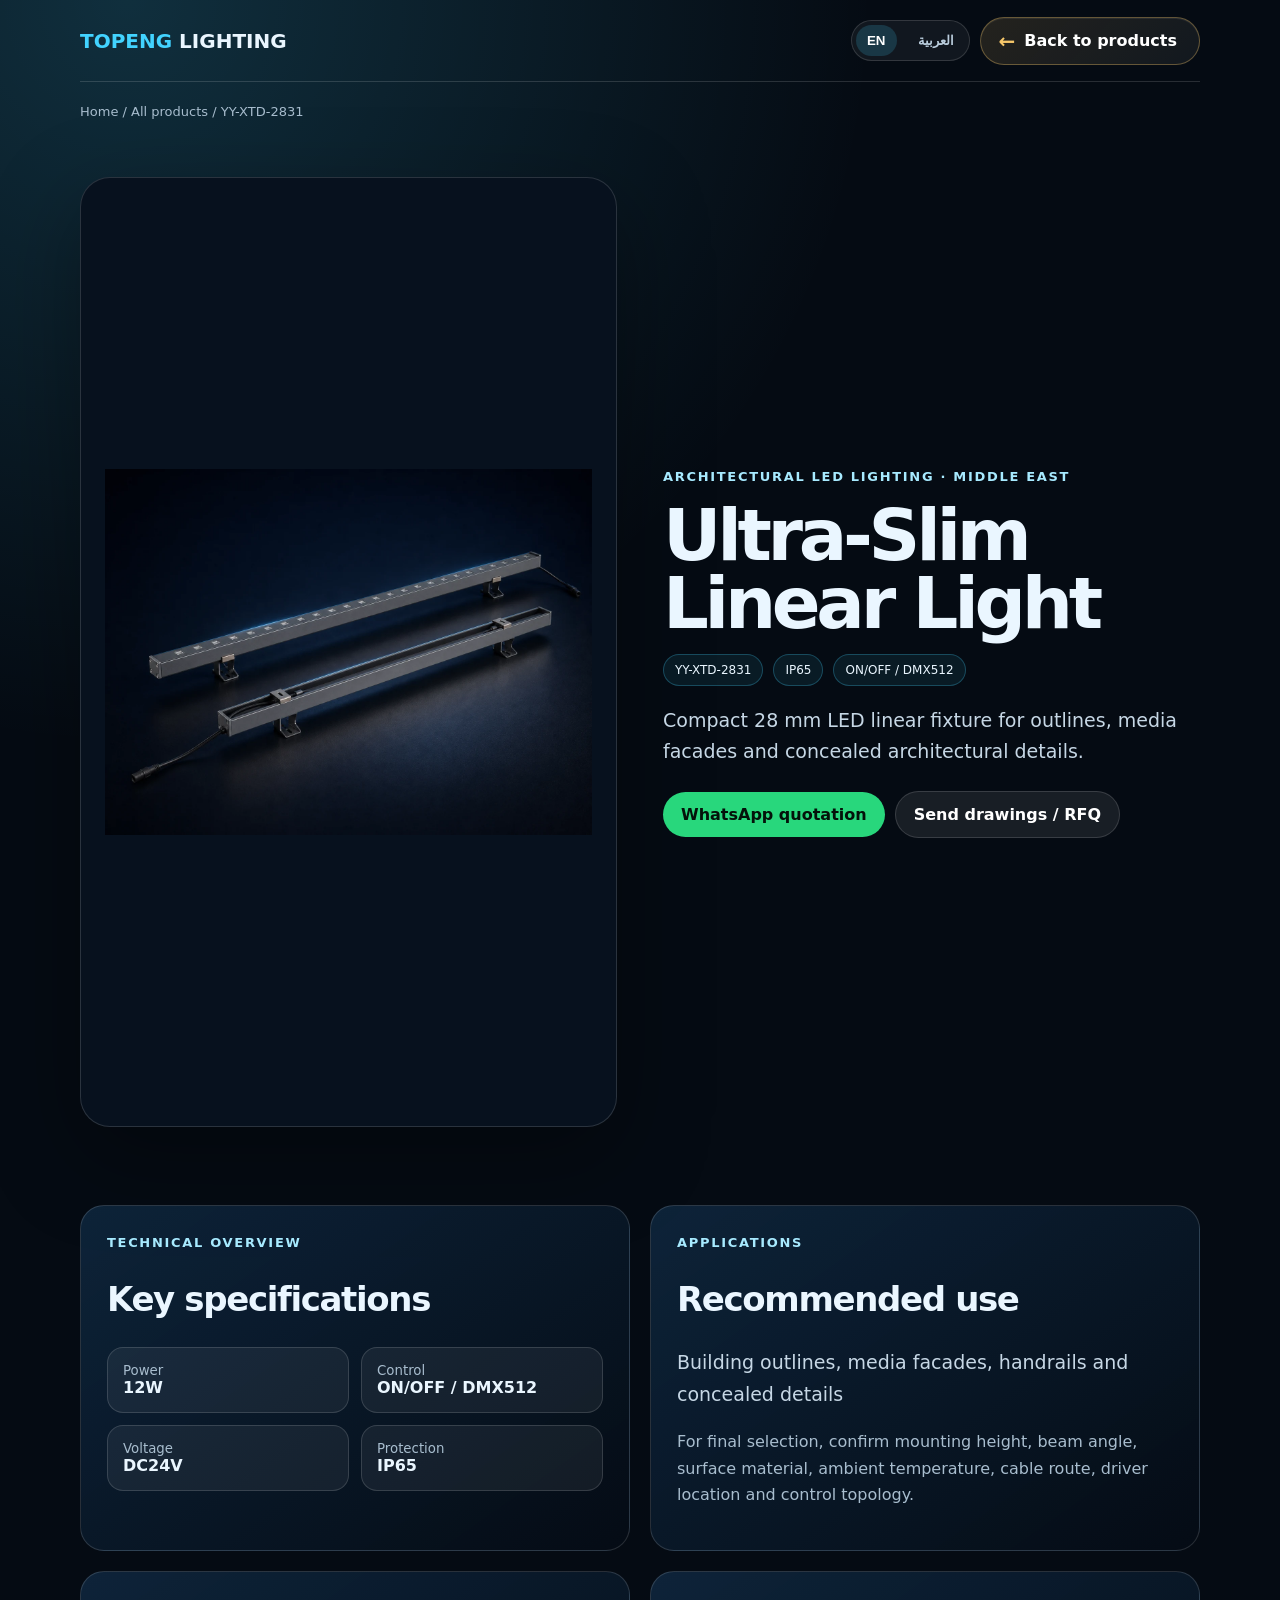
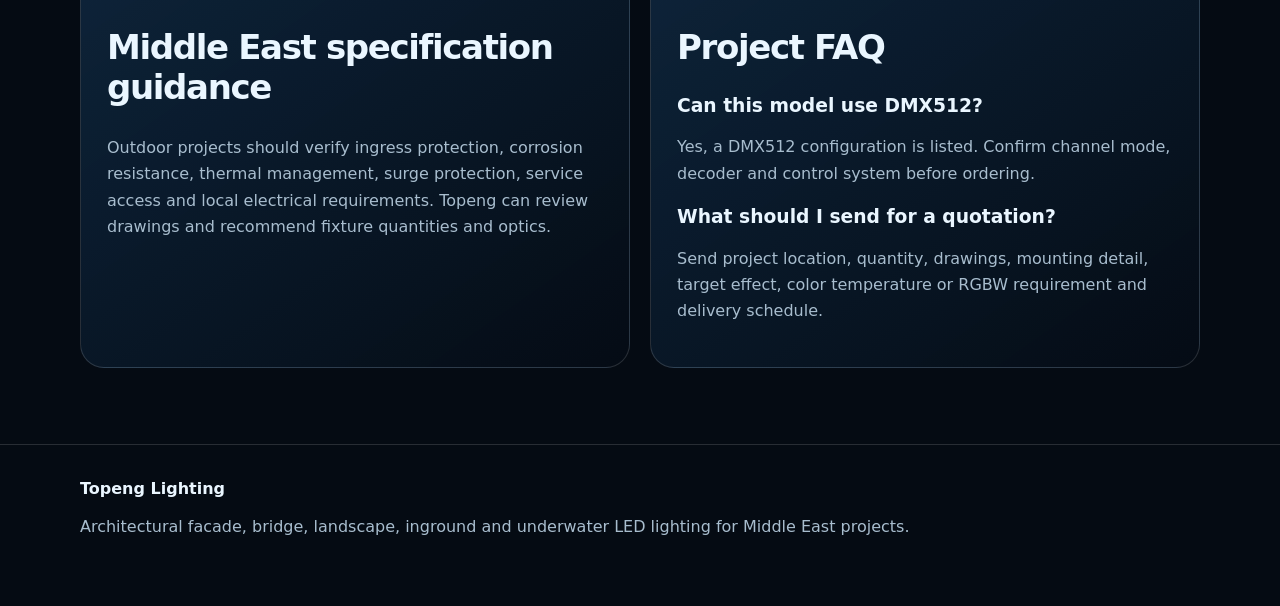
<file: products/ultra-slim-linear-light-yy-xtd-2831.html>
<!doctype html><html lang="en" dir="ltr"><head><meta charset="utf-8"><meta name="viewport" content="width=device-width,initial-scale=1"><title>YY-XTD-2831 Ultra-Slim Linear Light | Topeng Middle East</title><meta name="description" content="Compact 28 mm LED linear fixture for outlines, media facades and concealed architectural details. IP65, 12W, ON/OFF / DMX512."><meta name="robots" content="index,follow,max-image-preview:large,max-snippet:-1"><link rel="canonical" href="https://www.topenglighting.com/products/ultra-slim-linear-light-yy-xtd-2831.html"><link rel="alternate" hreflang="en" href="https://www.topenglighting.com/products/ultra-slim-linear-light-yy-xtd-2831.html?lang=en"><link rel="alternate" hreflang="ar" href="https://www.topenglighting.com/products/ultra-slim-linear-light-yy-xtd-2831.html?lang=ar"><meta property="og:type" content="product"><meta property="og:title" content="YY-XTD-2831 Ultra-Slim Linear Light"><meta property="og:description" content="Compact 28 mm LED linear fixture for outlines, media facades and concealed architectural details."><meta property="og:image" content="https://www.topenglighting.com/assets/product_yy_xtd_2831.webp"><link rel="icon" href="../assets/topeng-gulf-mark.svg"><link rel="stylesheet" href="product.css"><script type="application/ld+json">{"@context":"https://schema.org","@graph":[{"@type":"Product","@id":"https://www.topenglighting.com/products/ultra-slim-linear-light-yy-xtd-2831.html#product","name":"YY-XTD-2831 Ultra-Slim Linear Light","alternateName":"إضاءة خطية فائقة النحافة","image":"https://www.topenglighting.com/assets/product_yy_xtd_2831.webp","description":"Compact 28 mm LED linear fixture for outlines, media facades and concealed architectural details.","sku":"YY-XTD-2831","mpn":"YY-XTD-2831","brand":{"@type":"Brand","name":"Topeng Lighting"},"manufacturer":{"@id":"https://www.topenglighting.com/#organization"},"category":"Architectural LED Lighting","additionalProperty":[{"@type":"PropertyValue","name":"Power","value":"12W"},{"@type":"PropertyValue","name":"Control","value":"ON/OFF / DMX512"},{"@type":"PropertyValue","name":"Voltage","value":"DC24V"},{"@type":"PropertyValue","name":"Protection","value":"IP65"}]},{"@type":"BreadcrumbList","itemListElement":[{"@type":"ListItem","position":1,"name":"Home","item":"https://www.topenglighting.com/"},{"@type":"ListItem","position":2,"name":"Products","item":"https://www.topenglighting.com/#products"},{"@type":"ListItem","position":3,"name":"YY-XTD-2831 Ultra-Slim Linear Light","item":"https://www.topenglighting.com/products/ultra-slim-linear-light-yy-xtd-2831.html"}]}]}</script></head><body><header class="wrap nav"><a class="brand" id="homeLink" href="../index.html"><span>TOPENG</span> LIGHTING</a><div class="nav-actions"><div class="lang-switch"><button id="langEn" type="button">EN</button><button id="langAr" type="button">العربية</button></div><a class="btn alt back-btn" id="backBtn" href="../index.html#products"><span class="back-arrow">←</span><span id="backText">Back to products</span></a></div></header><main class="wrap"><div class="crumb"><a id="crumbHome" href="../index.html">Home</a> / <span id="crumbProducts">Products</span> / YY-XTD-2831</div><section class="hero"><div class="media"><img src="../assets/product_yy_xtd_2831.webp" alt="YY-XTD-2831 Ultra-Slim Linear Light" width="900" height="900"></div><div><span class="eyebrow" id="eyebrow"></span><h1 id="productName"></h1><div class="chips"><span>YY-XTD-2831</span><span>IP65</span><span>ON/OFF / DMX512</span></div><p class="lead" id="productDesc"></p><div class="actions"><a class="btn wa" id="waBtn" target="_blank" rel="noopener"></a><a class="btn alt" id="rfqBtn" href="../index.html#contact"></a></div></div></section><section class="grid"><article class="card"><span class="eyebrow" id="technical"></span><h2 id="specsTitle"></h2><div class="specs" id="specs"></div></article><article class="card"><span class="eyebrow" id="applications"></span><h2 id="recommended"></h2><p class="lead" id="useText"></p><p class="muted" id="selection"></p></article><article class="card"><h2 id="guidance"></h2><p class="muted" id="guidanceText"></p></article><article class="card"><h2 id="faq"></h2><h3 id="q1"></h3><p class="muted" id="a1"></p><h3 id="q2"></h3><p class="muted" id="a2"></p></article></section></main><footer class="footer"><div class="wrap"><strong>Topeng Lighting</strong><p class="muted" id="footerText"></p></div></footer><script>const DATA={"product":{"slug":"ultra-slim-linear-light-yy-xtd-2831","model":"YY-XTD-2831","name":{"en":"Ultra-Slim Linear Light","ar":"إضاءة خطية فائقة النحافة"},"image":"product_yy_xtd_2831.webp","desc":{"en":"Compact 28 mm LED linear fixture for outlines, media facades and concealed architectural details.","ar":"وحدة إضاءة خطية LED مدمجة بعرض 28 مم للخطوط المعمارية وواجهات الوسائط والتفاصيل المخفية."},"use":{"en":"Building outlines, media facades, handrails and concealed details","ar":"خطوط المباني وواجهات الوسائط والدرابزين والتفاصيل المعمارية المخفية"},"spec":{"Power":"12W","Control":"ON/OFF / DMX512","Voltage":"DC24V","Protection":"IP65"}},"labels":{"en":{"back":"Back to products","all":"All products","eyebrow":"Architectural LED Lighting · Middle East","wa":"WhatsApp quotation","rfq":"Send drawings / RFQ","technical":"Technical overview","specs":"Key specifications","applications":"Applications","recommended":"Recommended use","selection":"For final selection, confirm mounting height, beam angle, surface material, ambient temperature, cable route, driver location and control topology.","guidance":"Middle East specification guidance","guidanceText":"Outdoor projects should verify ingress protection, corrosion resistance, thermal management, surge protection, service access and local electrical requirements. Topeng can review drawings and recommend fixture quantities and optics.","faq":"Project FAQ","q1":"Can this model use DMX512?","q2":"What should I send for a quotation?","a2":"Send project location, quantity, drawings, mounting detail, target effect, color temperature or RGBW requirement and delivery schedule.","footer":"Architectural facade, bridge, landscape, inground and underwater LED lighting for Middle East projects.","power":"Power","control":"Control","voltage":"Voltage","protection":"Protection"},"ar":{"back":"العودة إلى المنتجات","all":"كل المنتجات","eyebrow":"إضاءة LED معمارية · الشرق الأوسط","wa":"طلب عرض عبر واتساب","rfq":"إرسال الرسومات / طلب عرض","technical":"نظرة فنية","specs":"المواصفات الرئيسية","applications":"التطبيقات","recommended":"الاستخدامات المقترحة","selection":"للاختيار النهائي، يرجى تأكيد ارتفاع التركيب وزاوية الشعاع ونوع السطح ودرجة الحرارة ومسار الكابلات وموقع مزود الطاقة ونظام التحكم.","guidance":"إرشادات المواصفات لمشاريع الشرق الأوسط","guidanceText":"يجب التحقق من الحماية ضد الماء والغبار ومقاومة التآكل وإدارة الحرارة والحماية من ارتفاع الجهد وسهولة الصيانة والمتطلبات الكهربائية المحلية. يمكن لتوبينغ مراجعة الرسومات واقتراح الكميات والزوايا الضوئية.","faq":"الأسئلة الشائعة للمشروع","q1":"هل يدعم هذا الموديل نظام DMX512؟","q2":"ما المطلوب لإعداد عرض السعر؟","a2":"أرسل موقع المشروع والكمية والرسومات وتفاصيل التركيب والتأثير المطلوب ودرجة حرارة اللون أو متطلبات RGBW وجدول التسليم.","footer":"حلول إضاءة LED معمارية للواجهات والجسور والمناظر الطبيعية والأرضيات وتحت الماء لمشاريع الشرق الأوسط.","power":"القدرة","control":"التحكم","voltage":"الجهد","protection":"الحماية"}},"phone":"8617302303755"};let lang=new URLSearchParams(location.search).get('lang')||localStorage.getItem('topengLang')||'en';if(!['en','ar'].includes(lang))lang='en';function render(){const p=DATA.product,l=DATA.labels[lang];localStorage.setItem('topengLang',lang);document.documentElement.lang=lang;document.documentElement.dir=lang==='ar'?'rtl':'ltr';document.body.dir=document.documentElement.dir;document.title=p.model+' '+p.name[lang]+' | Topeng Middle East';document.querySelector('meta[name="description"]').content=p.desc[lang]+' '+p.spec.Protection+', '+p.spec.Power+', '+p.spec.Control+'.';document.getElementById('langEn').classList.toggle('active',lang==='en');document.getElementById('langAr').classList.toggle('active',lang==='ar');document.getElementById('productName').textContent=p.name[lang];document.getElementById('productDesc').textContent=p.desc[lang];document.getElementById('eyebrow').textContent=l.eyebrow;document.getElementById('backText').textContent=l.back;document.getElementById('crumbHome').textContent=lang==='ar'?'الرئيسية':'Home';document.getElementById('crumbProducts').textContent=l.all;document.getElementById('technical').textContent=l.technical;document.getElementById('specsTitle').textContent=l.specs;document.getElementById('applications').textContent=l.applications;document.getElementById('recommended').textContent=l.recommended;document.getElementById('useText').textContent=p.use[lang];document.getElementById('selection').textContent=l.selection;document.getElementById('guidance').textContent=l.guidance;document.getElementById('guidanceText').textContent=l.guidanceText;document.getElementById('faq').textContent=l.faq;document.getElementById('q1').textContent=l.q1;document.getElementById('q2').textContent=l.q2;document.getElementById('a2').textContent=l.a2;document.getElementById('footerText').textContent=l.footer;document.getElementById('a1').textContent=p.spec.Control.includes('DMX512')?(lang==='ar'?'نعم، يتوفر إعداد DMX512. يرجى تأكيد وضع القنوات ووحدة فك الترميز ونظام التحكم قبل الطلب.':'Yes, a DMX512 configuration is listed. Confirm channel mode, decoder and control system before ordering.'):(lang==='ar'?'الإعداد المدرج يعمل بنظام تشغيل وإيقاف. تواصل معنا للتحقق من خيارات التحكم الخاصة بالمشروع.':'The listed configuration uses ON/OFF control. Ask Topeng about project-specific control options.');const query='?lang='+lang;document.getElementById('homeLink').href='../index.html'+query;document.getElementById('crumbHome').href='../index.html'+query;document.getElementById('backBtn').href='../index.html'+query+'#products';document.getElementById('rfqBtn').href='../index.html'+query+'#contact';document.getElementById('rfqBtn').textContent=l.rfq;const waText=lang==='ar'?'مرحباً توبينغ، أرجو إرسال عرض السعر والبيانات الفنية والتوصية للمشروع للموديل '+p.model+' '+p.name.ar:'Hello Topeng Lighting, please send quotation, datasheet and project recommendation for '+p.model+' '+p.name.en;const wa=document.getElementById('waBtn');wa.href='https://wa.me/'+DATA.phone+'?text='+encodeURIComponent(waText);wa.textContent=l.wa;const keyLabels={Power:l.power,Control:l.control,Voltage:l.voltage,Protection:l.protection};document.getElementById('specs').innerHTML=Object.entries(p.spec).map(([k,v])=>'<div class="spec"><small>'+keyLabels[k]+'</small><strong>'+v+'</strong></div>').join('')}document.getElementById('langEn').onclick=()=>{lang='en';history.replaceState(null,'',location.pathname+'?lang=en');render()};document.getElementById('langAr').onclick=()=>{lang='ar';history.replaceState(null,'',location.pathname+'?lang=ar');render()};render();</script></body></html>
</file>
<file: products/product.css>
:root{--bg:#050b13;--text:#eaf6ff;--muted:#a8bdce;--line:rgba(255,255,255,.14);--brand:#42d3ff;--gold:#f6c76a}*{box-sizing:border-box}html{scroll-behavior:smooth}body{margin:0;background:radial-gradient(circle at 10% 0,rgba(66,211,255,.18),transparent 30%),#050b13;color:var(--text);font-family:Inter,system-ui,"Segoe UI",Arial,sans-serif}body[dir="rtl"]{font-family:"Segoe UI",Tahoma,Arial,sans-serif}a{color:inherit;text-decoration:none}img{max-width:100%;display:block}.wrap{width:min(1120px,92vw);margin:auto}.nav{min-height:82px;display:flex;align-items:center;justify-content:space-between;gap:18px;border-bottom:1px solid var(--line)}.brand{font-weight:900;font-size:20px}.brand span{color:var(--brand)}.nav-actions,.lang-switch,.actions,.chips{display:flex;gap:10px;align-items:center;flex-wrap:wrap}.lang-switch{padding:4px;border:1px solid var(--line);border-radius:999px;background:rgba(255,255,255,.05)}.lang-switch button{border:0;background:transparent;color:#b9ccdc;padding:8px 11px;border-radius:999px;cursor:pointer;font-weight:800}.lang-switch button.active{background:rgba(66,211,255,.17);color:#fff}.btn{display:inline-flex;align-items:center;justify-content:center;gap:9px;padding:13px 18px;border-radius:999px;background:linear-gradient(135deg,var(--brand),#8eeaff);color:#03101b;font-weight:850;transition:.22s}.btn:hover{transform:translateY(-2px)}.btn.alt{background:rgba(255,255,255,.08);color:#fff;border:1px solid var(--line)}.btn.wa{background:#28d77c;color:#04120a}.back-btn{position:relative;padding-inline:18px 22px;border-color:rgba(246,199,106,.34)!important;background:linear-gradient(135deg,rgba(246,199,106,.13),rgba(255,255,255,.055))!important;box-shadow:inset 0 1px 0 rgba(255,255,255,.07)}.back-arrow{font-size:20px;line-height:1;color:var(--gold)}body[dir="rtl"] .back-arrow{transform:rotate(180deg)}.hero{display:grid;grid-template-columns:1fr 1fr;gap:46px;align-items:center;padding:58px 0}.media{border:1px solid var(--line);border-radius:30px;background:#07111e;padding:24px;box-shadow:0 30px 90px rgba(0,0,0,.35)}.media img{width:100%;aspect-ratio:1/1;object-fit:contain}.eyebrow{color:#a7eaff;font-size:13px;font-weight:850;letter-spacing:.13em;text-transform:uppercase}h1{font-size:clamp(40px,6vw,72px);line-height:.95;letter-spacing:-.06em;margin:16px 0}body[dir="rtl"] h1,body[dir="rtl"] h2{letter-spacing:0}h2{font-size:34px;letter-spacing:-.04em}.lead{font-size:19px;line-height:1.65;color:#c6d7e5}.chips span{padding:8px 11px;border:1px solid rgba(66,211,255,.26);border-radius:999px;background:rgba(66,211,255,.08);font-size:12px}.actions{margin-top:24px}.grid{display:grid;grid-template-columns:repeat(2,1fr);gap:20px;padding:20px 0 76px}.card{padding:26px;border:1px solid var(--line);border-radius:24px;background:linear-gradient(145deg,rgba(16,42,68,.78),rgba(5,12,21,.94))}.specs{display:grid;grid-template-columns:repeat(2,1fr);gap:12px}.spec{padding:15px;border-radius:16px;background:rgba(255,255,255,.06);border:1px solid var(--line)}.spec small{display:block;color:var(--muted)}.muted{color:var(--muted);line-height:1.65}.footer{border-top:1px solid var(--line);padding:34px 0 50px}.crumb{font-size:13px;color:var(--muted);padding-top:22px}body[dir="rtl"] .hero,body[dir="rtl"] .grid,body[dir="rtl"] .crumb{text-align:right}@media(max-width:800px){.hero,.grid{grid-template-columns:1fr}.hero{padding:38px 0}.nav{padding:14px 0;align-items:flex-start}.nav-actions{justify-content:flex-end}.back-btn{order:2}}
</file>
